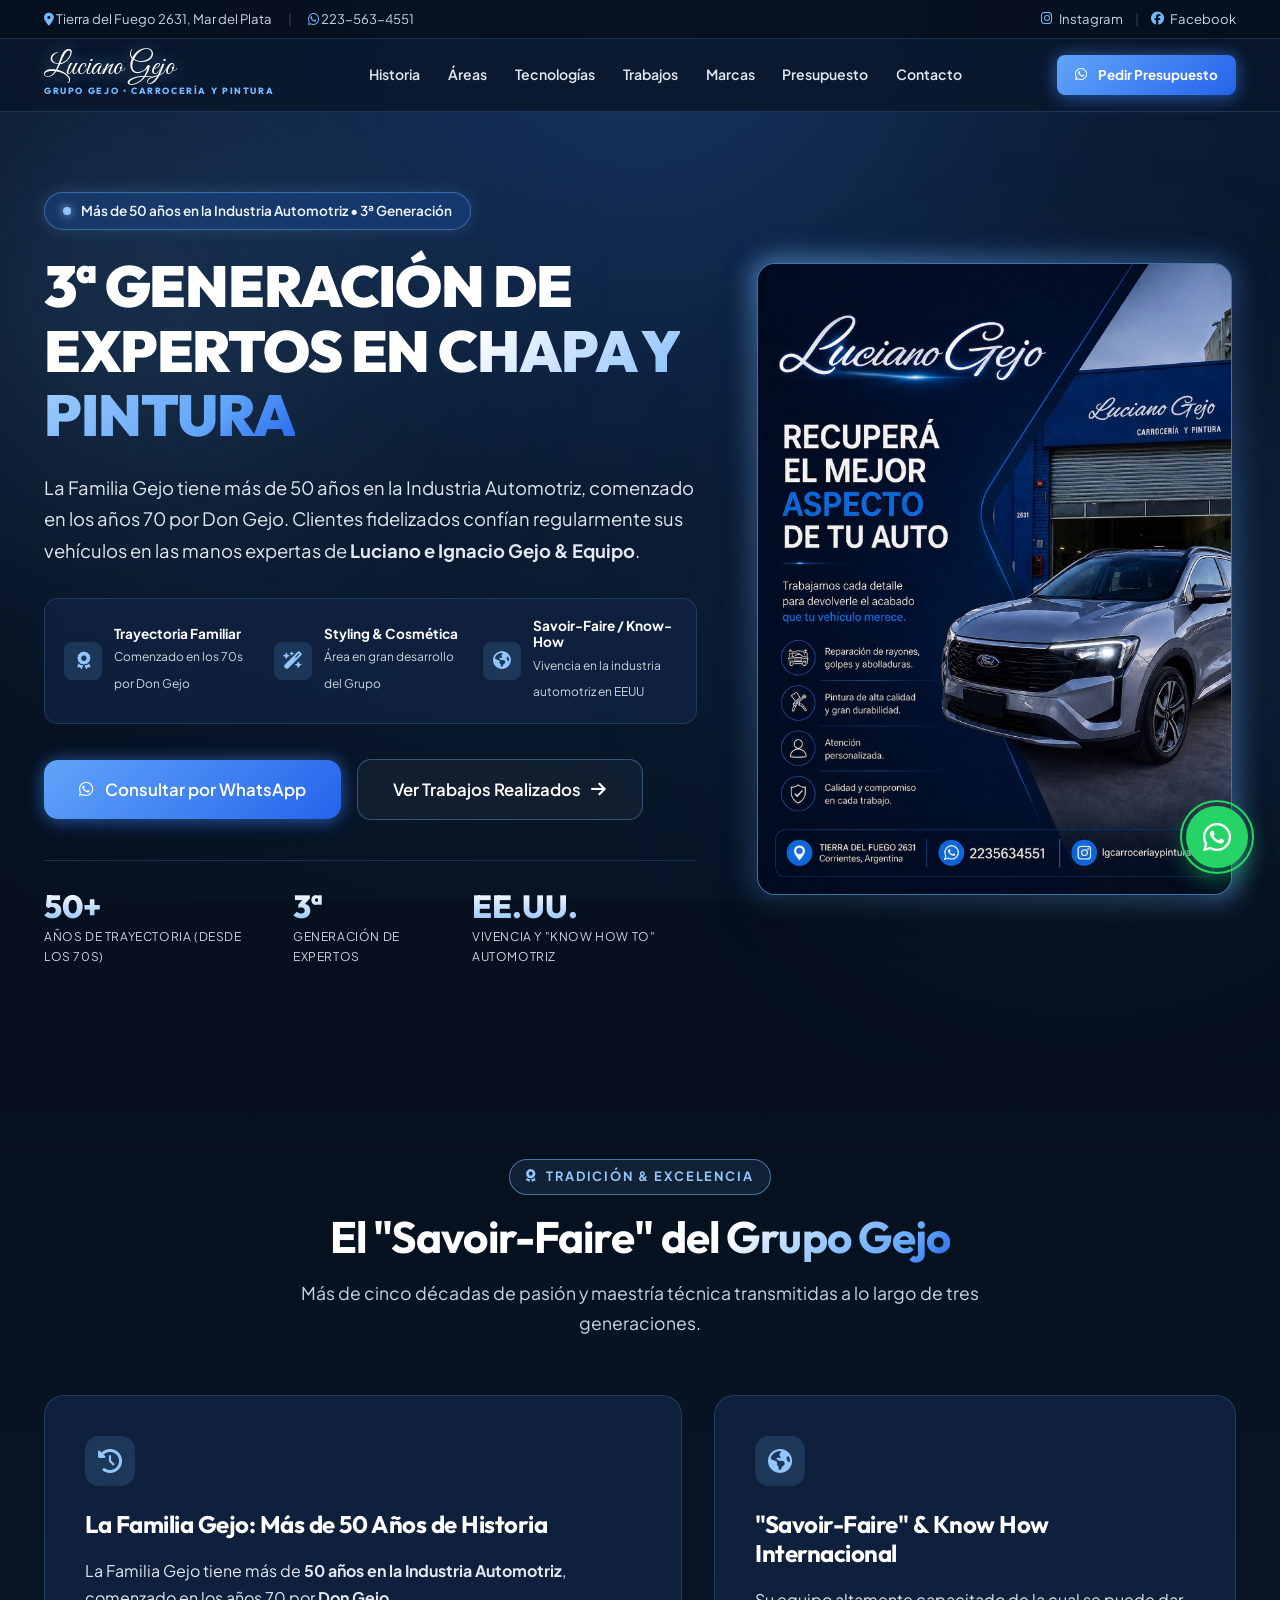
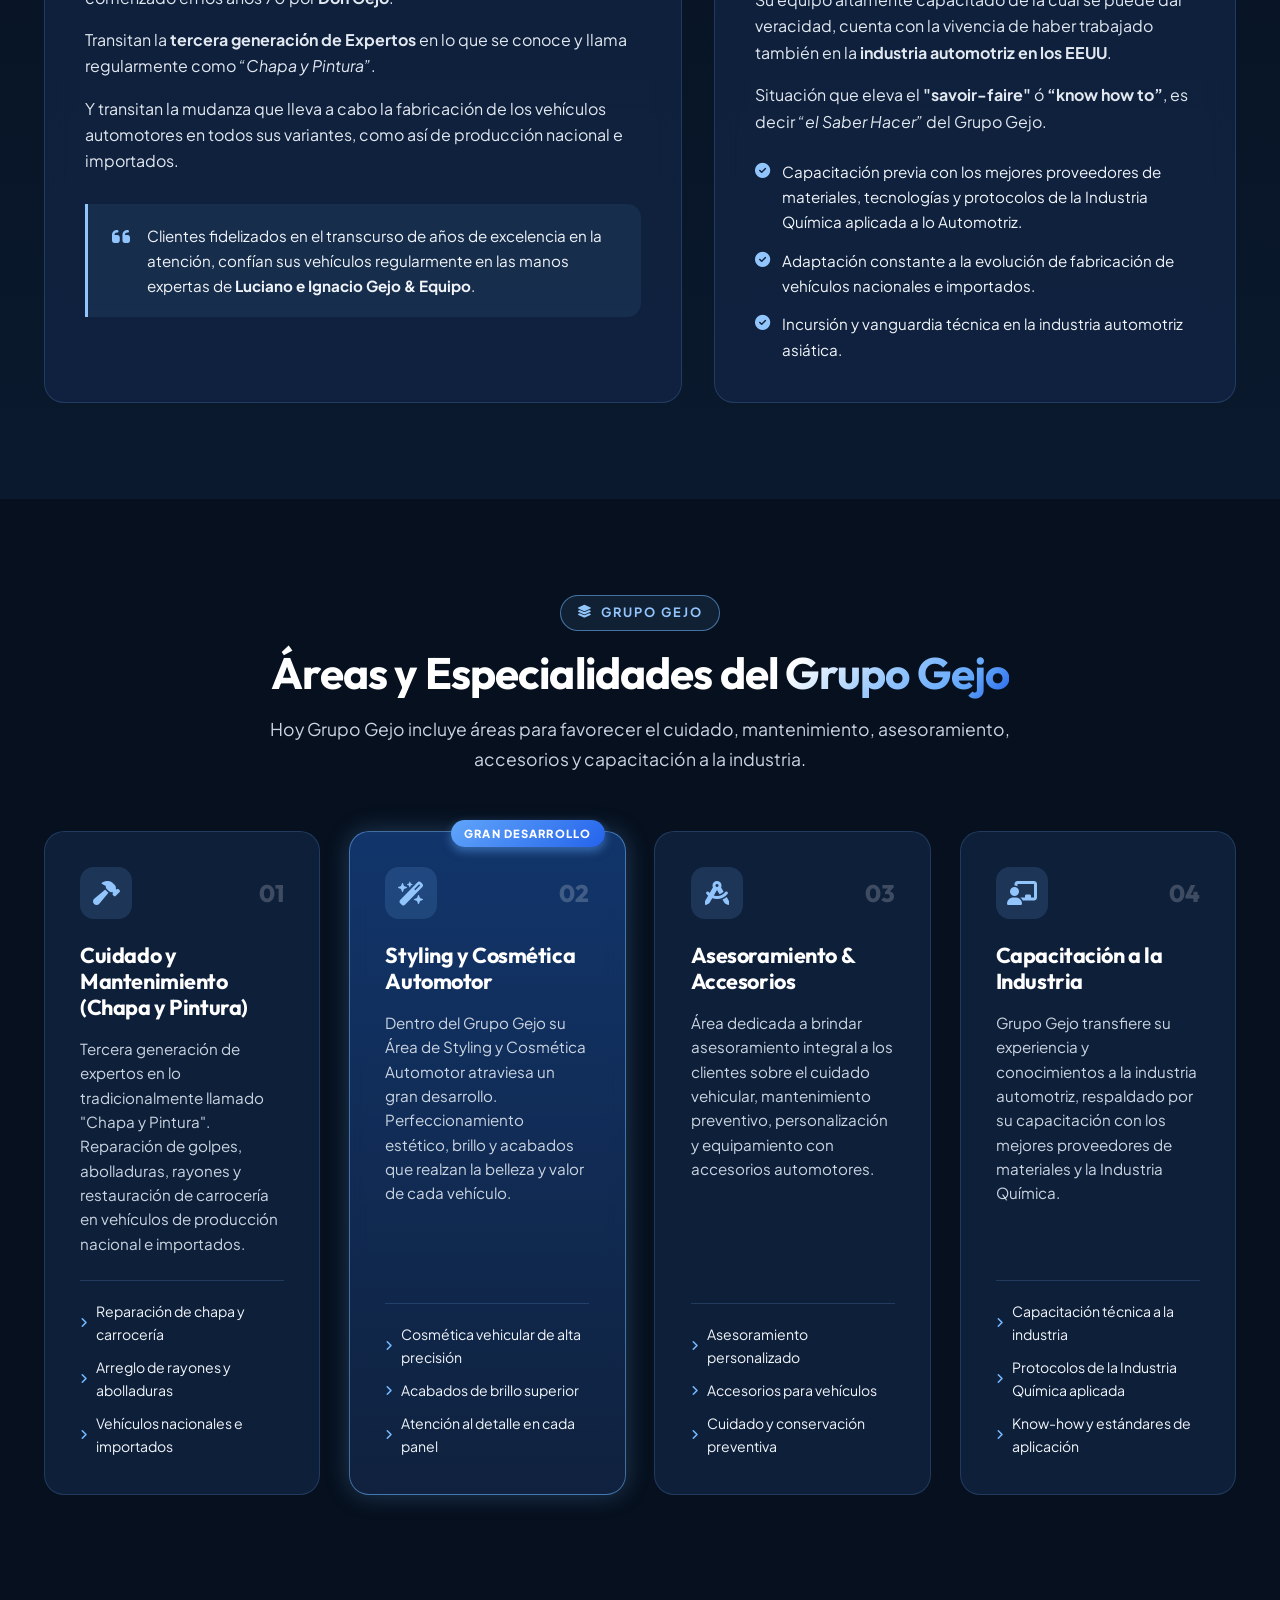
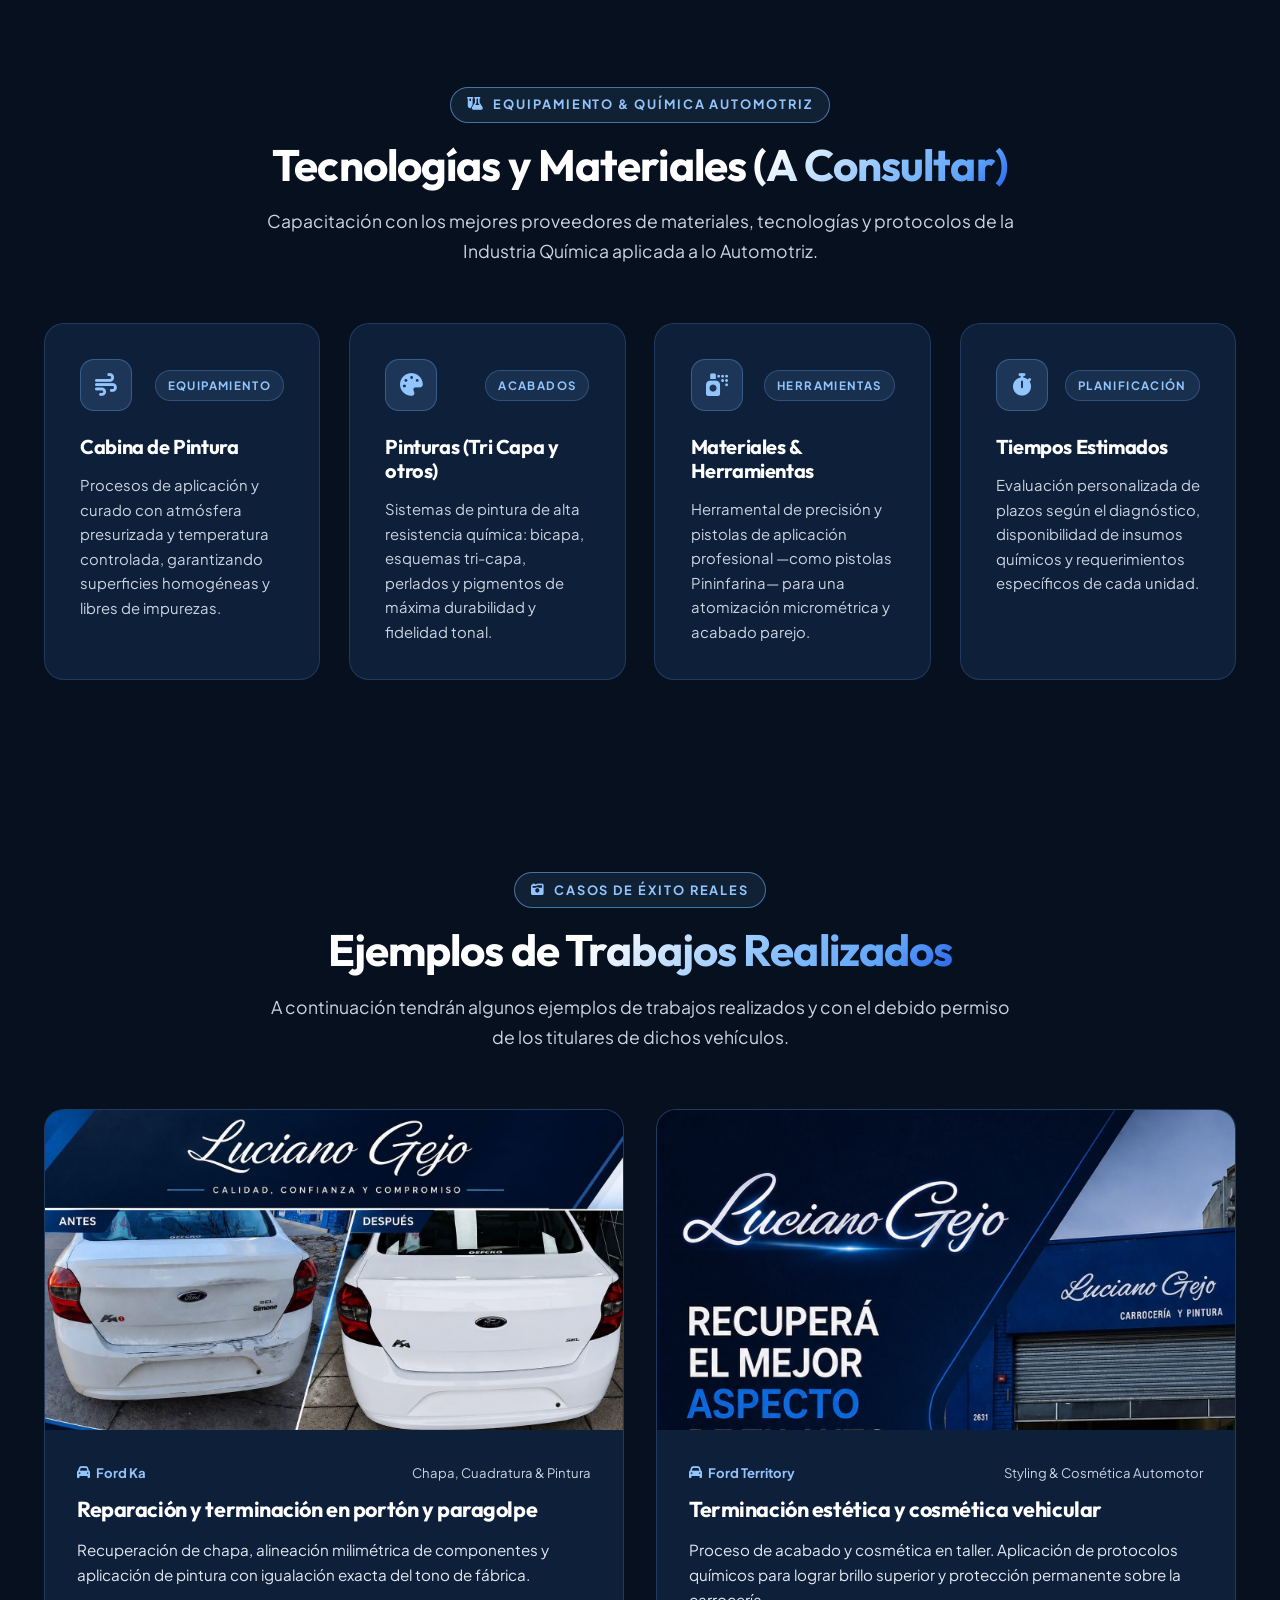
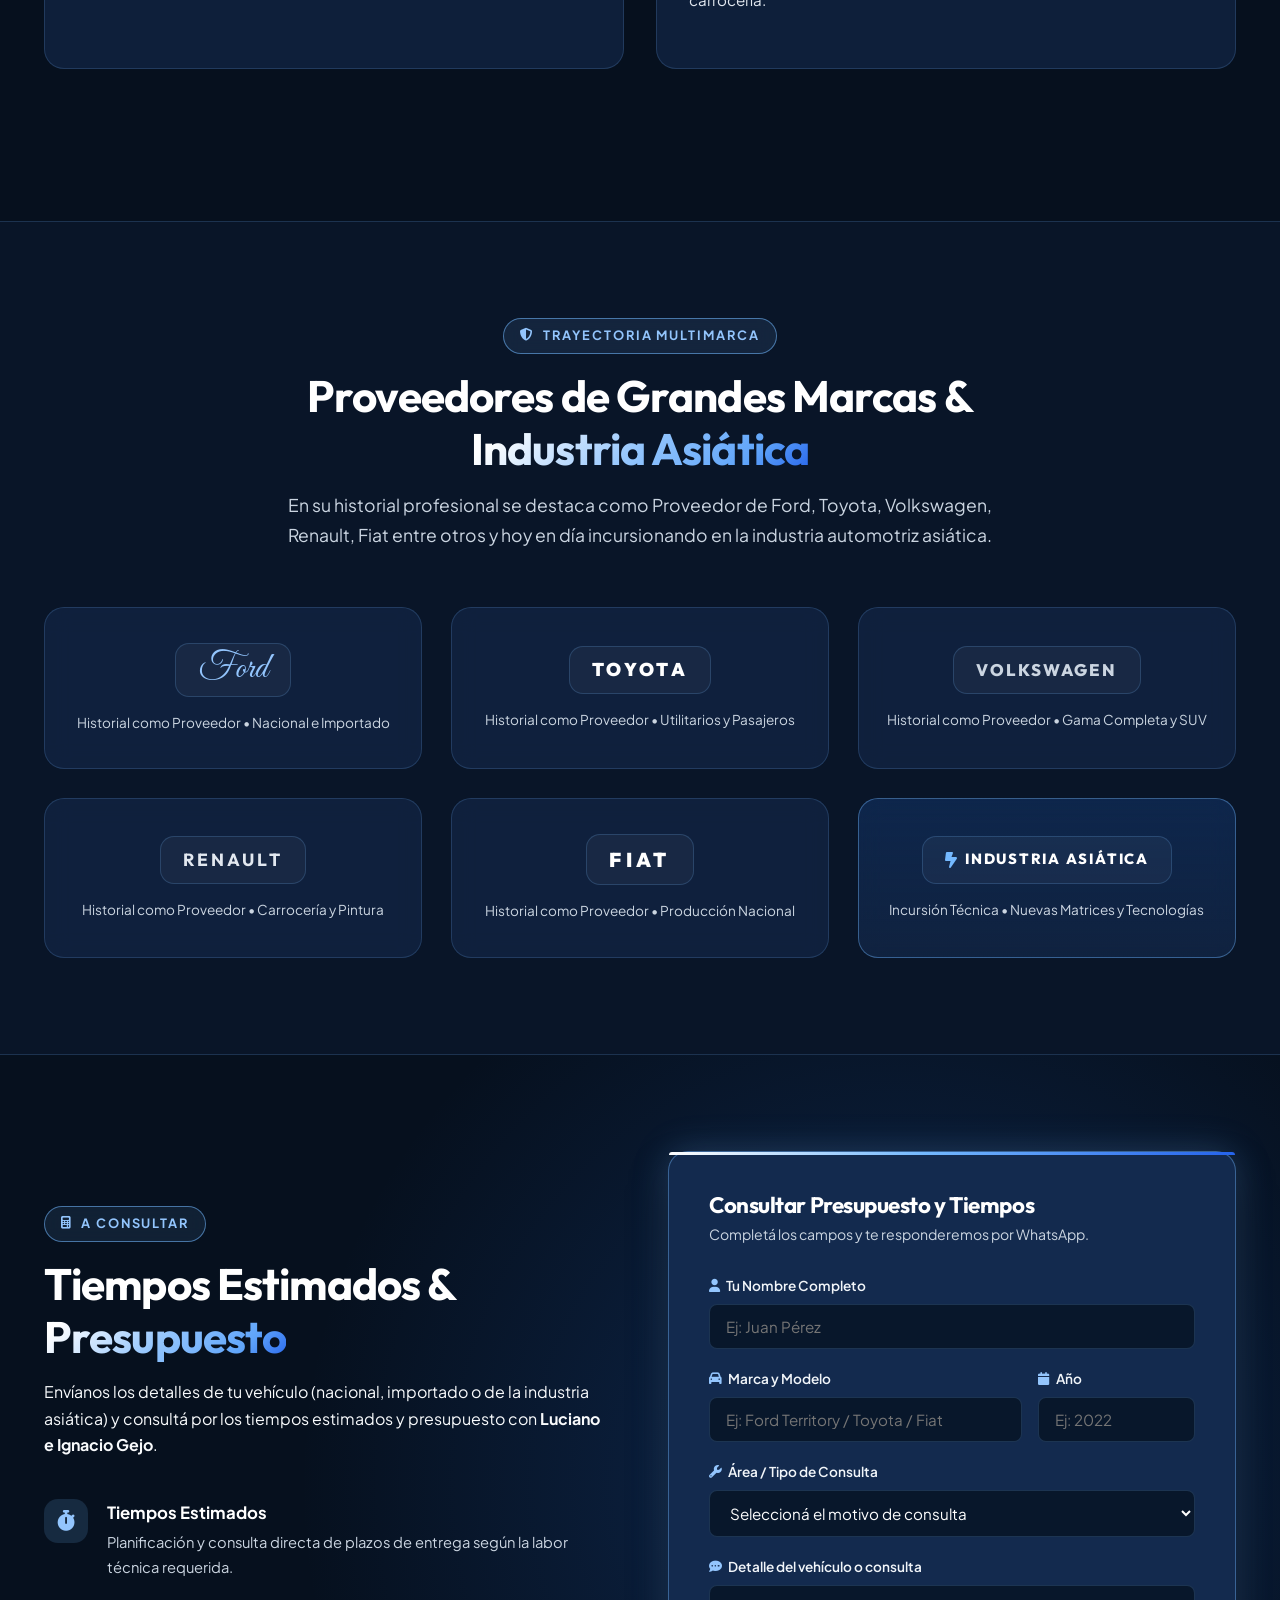
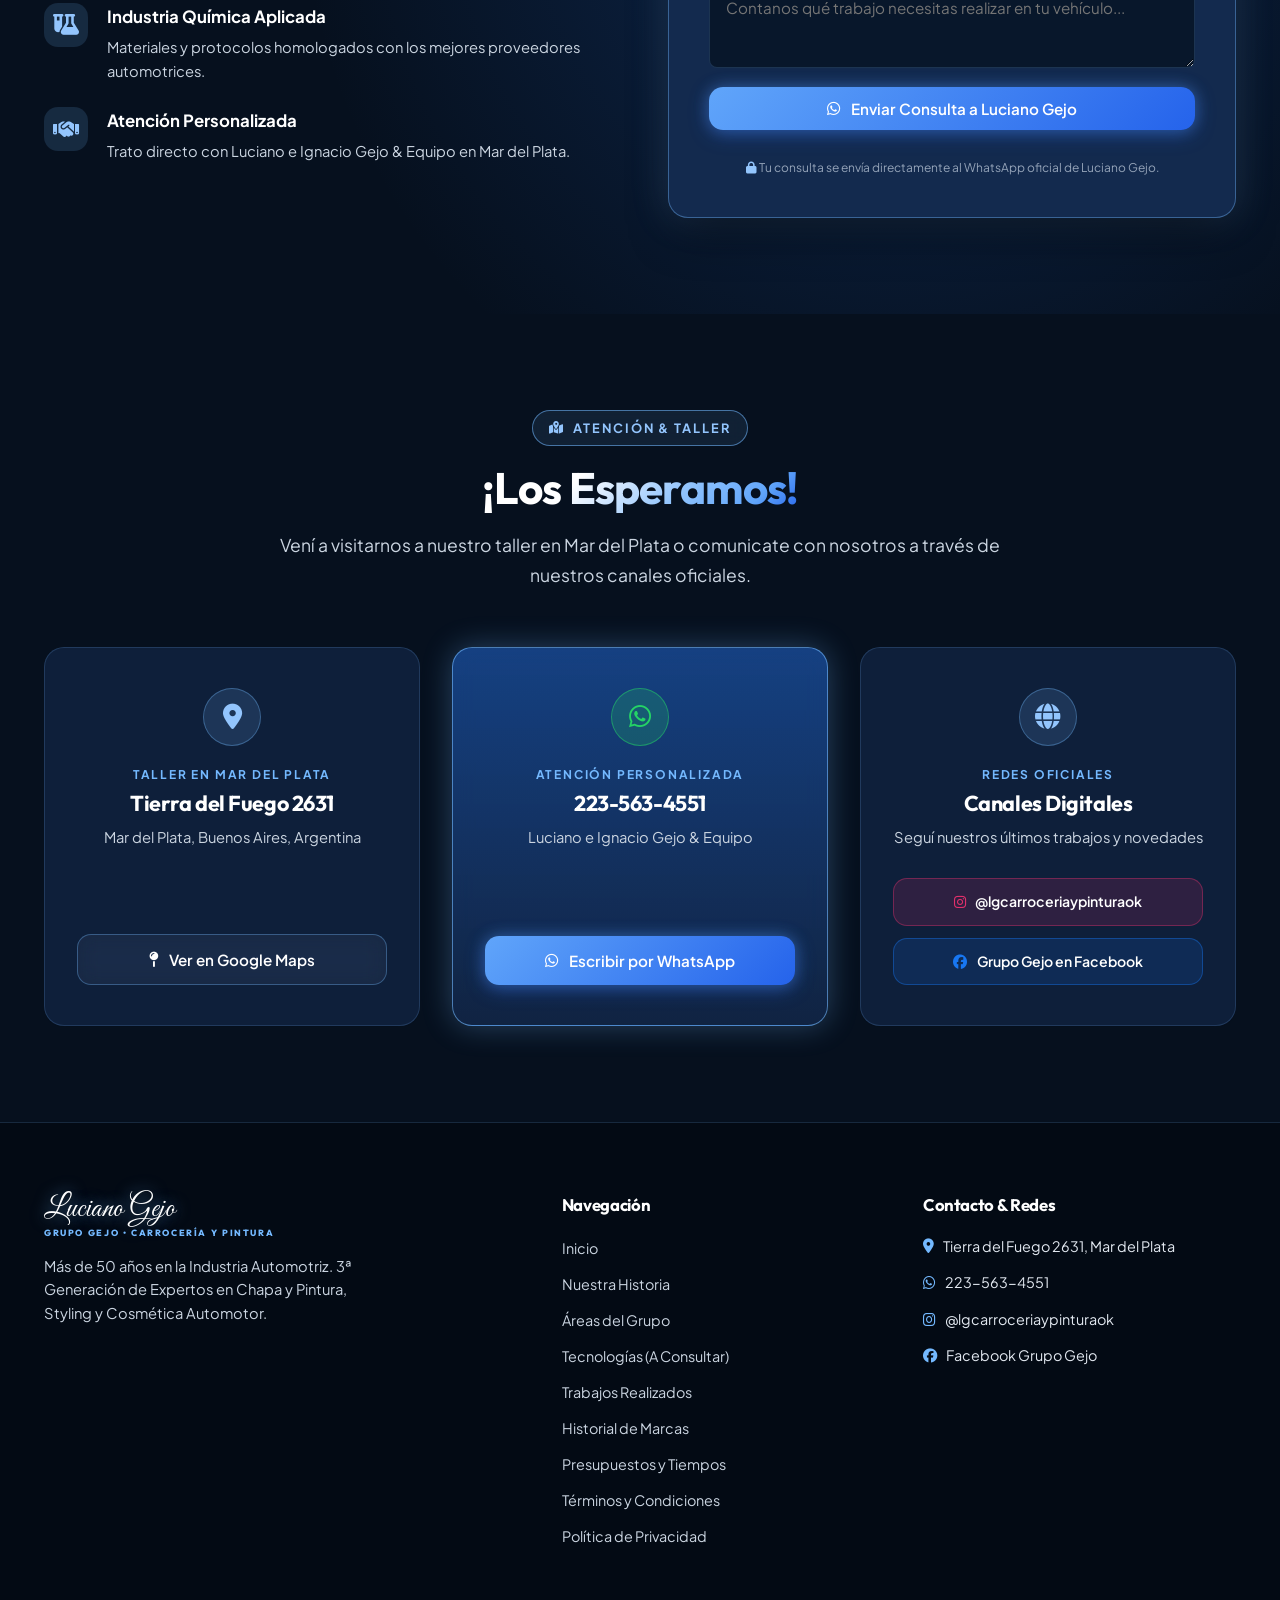
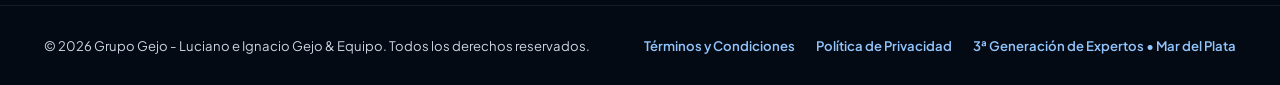
<file: index.html>
<!DOCTYPE html>
<html lang="es-AR">

<head>
  <meta charset="UTF-8">
  <meta name="viewport" content="width=device-width, initial-scale=1.0">
  
  <!-- SEO Primary Meta Tags -->
  <title>Grupo Gejo | Taller de Chapa, Pintura & Styling Automotor en Mar del Plata</title>
  <meta name="title" content="Grupo Gejo | Taller de Chapa, Pintura & Styling Automotor en Mar del Plata">
  <meta name="description"
    content="Taller de chapa y pintura en Mar del Plata con más de 50 años de trayectoria. 3ª generación de expertos en carrocería, cabina presurizada, pintura tri-capa y styling vehicular.">
  <meta name="keywords"
    content="taller chapa y pintura mar del plata, chapa y pintura mar del plata, carroceria y pintura, grupo gejo, luciano gejo, ignacio gejo, don gejo, cabina de pintura mar del plata, pintura tri capa, styling automotor, cosmetica automotor, reparacion carroceria, sacabollos mar del plata">
  <meta name="author" content="Grupo Gejo - Luciano e Ignacio Gejo">
  <meta name="robots" content="index, follow, max-image-preview:large, max-snippet:-1, max-video-preview:-1">
  <link rel="canonical" href="https://grupogejo.com.ar/">

  <!-- Geo & Local Search Tags -->
  <meta name="geo.region" content="AR-B">
  <meta name="geo.placename" content="Mar del Plata">
  <meta name="geo.position" content="-38.0055;-57.5565">
  <meta name="ICBM" content="-38.0055, -57.5565">

  <!-- Open Graph / Facebook -->
  <meta property="og:site_name" content="Grupo Gejo">
  <meta property="og:type" content="website">
  <meta property="og:url" content="https://grupogejo.com.ar/">
  <meta property="og:title" content="Grupo Gejo | Taller de Chapa, Pintura & Styling Automotor en Mar del Plata">
  <meta property="og:description"
    content="Más de 50 años en la Industria Automotriz iniciados por Don Gejo. 3ª generación de expertos en chapa, pintura, cabina de horneado y styling en Mar del Plata.">
  <meta property="og:image" content="https://grupogejo.com.ar/assets/741365729_18096108539246307_7667974796322619888_n.jpg">
  <meta property="og:locale" content="es_AR">

  <!-- Twitter Card -->
  <meta name="twitter:card" content="summary_large_image">
  <meta name="twitter:url" content="https://grupogejo.com.ar/">
  <meta name="twitter:title" content="Grupo Gejo | Taller de Chapa, Pintura & Styling Automotor en Mar del Plata">
  <meta name="twitter:description"
    content="Más de 50 años en la Industria Automotriz iniciados por Don Gejo. 3ª generación de expertos en chapa, pintura y styling en Mar del Plata.">
  <meta name="twitter:image" content="https://grupogejo.com.ar/assets/741365729_18096108539246307_7667974796322619888_n.jpg">

  <!-- Favicons & Mobile Web App Manifest -->
  <link rel="icon" type="image/x-icon" href="assets/favicons/favicon.ico">
  <link rel="icon" type="image/png" sizes="32x32" href="assets/favicons/favicon-32x32.png">
  <link rel="icon" type="image/png" sizes="16x16" href="assets/favicons/favicon-16x16.png">
  <link rel="apple-touch-icon" sizes="180x180" href="assets/favicons/apple-touch-icon.png">
  <link rel="manifest" href="assets/favicons/site.webmanifest">
  <meta name="theme-color" content="#06101e">
  <meta name="apple-mobile-web-app-capable" content="yes">
  <meta name="apple-mobile-web-app-status-bar-style" content="black-translucent">
  <meta name="apple-mobile-web-app-title" content="Grupo Gejo">
  <meta name="application-name" content="Grupo Gejo">
  <meta name="msapplication-TileColor" content="#06101e">

  <!-- Google Fonts Preconnect & Stylesheets -->
  <link rel="preconnect" href="https://fonts.googleapis.com">
  <link rel="preconnect" href="https://fonts.gstatic.com" crossorigin>
  <link
    href="https://fonts.googleapis.com/css2?family=Great+Vibes&family=Outfit:wght@300;400;500;600;700;800;900&family=Plus+Jakarta+Sans:wght@300;400;500;600;700;800&display=swap"
    rel="stylesheet">

  <!-- FontAwesome Icons -->
  <link rel="stylesheet" href="https://cdnjs.cloudflare.com/ajax/libs/font-awesome/6.5.1/css/all.min.css"
    integrity="sha512-DTOQO9RWCH3ppGqcWaEA1BIZOC6xxalwEsw9c2QQeAIftl+Vegovlnee1c9QX4TctnWMn13TZye+giMm8e2LwA=="
    crossorigin="anonymous" referrerpolicy="no-referrer" />

  <!-- Main Stylesheet -->
  <link rel="stylesheet" href="style.css">

  <!-- Structured Data JSON-LD for Local Business (AutoBodyShop) -->
  <script type="application/ld+json">
  {
    "@context": "https://schema.org",
    "@type": "AutoBodyShop",
    "@id": "https://grupogejo.com.ar/#business",
    "name": "Grupo Gejo - Carrocería, Pintura & Styling Automotor",
    "alternateName": "Taller Luciano Gejo",
    "url": "https://grupogejo.com.ar/",
    "logo": "https://grupogejo.com.ar/assets/favicons/android-chrome-512x512.png",
    "image": "https://grupogejo.com.ar/assets/741365729_18096108539246307_7667974796322619888_n.jpg",
    "telephone": "+5492235634551",
    "priceRange": "$$",
    "address": {
      "@type": "PostalAddress",
      "streetAddress": "Tierra del Fuego 2631",
      "addressLocality": "Mar del Plata",
      "addressRegion": "Provincia de Buenos Aires",
      "postalCode": "B7600",
      "addressCountry": "AR"
    },
    "geo": {
      "@type": "GeoCoordinates",
      "latitude": -38.0055,
      "longitude": -57.5565
    },
    "openingHoursSpecification": [
      {
        "@type": "OpeningHoursSpecification",
        "dayOfWeek": ["Monday", "Tuesday", "Wednesday", "Thursday", "Friday"],
        "opens": "08:00",
        "closes": "18:00"
      }
    ],
    "description": "Taller de Chapa y Pintura en Mar del Plata. Con más de 50 años en la Industria Automotriz comenzado en los 70 por Don Gejo. Tercera generación de expertos en carrocería, pintura tri-capa en cabina presurizada, cosmética vehicular y styling multimarca.",
    "founder": {
      "@type": "Person",
      "name": "Don Gejo"
    },
    "employee": [
      {
        "@type": "Person",
        "name": "Luciano Gejo"
      },
      {
        "@type": "Person",
        "name": "Ignacio Gejo"
      }
    ],
    "areaServed": {
      "@type": "AdministrativeArea",
      "name": "Mar del Plata, Batán y Costa Atlántica"
    },
    "hasOfferCatalog": {
      "@type": "OfferCatalog",
      "name": "Servicios Automotores Grupo Gejo",
      "itemListElement": [
        {
          "@type": "Offer",
          "itemOffered": {
            "@type": "Service",
            "name": "Chapa y Pintura Automotor",
            "description": "Reparación de carrocería, abolladuras, rayones y alineación para vehículos nacionales e importados."
          }
        },
        {
          "@type": "Offer",
          "itemOffered": {
            "@type": "Service",
            "name": "Cabina de Pintura Presurizada y Curado Térmico",
            "description": "Acabados libres de impurezas con horneado y control térmico estricto."
          }
        },
        {
          "@type": "Offer",
          "itemOffered": {
            "@type": "Service",
            "name": "Pintura Tri-Capa y Sistemas Bicapa de Alta Gama",
            "description": "Igualación colorimétrica exacta con tecnología de la industria química automotriz."
          }
        },
        {
          "@type": "Offer",
          "itemOffered": {
            "@type": "Service",
            "name": "Styling y Cosmética Automotor",
            "description": "Tratamientos estéticos, abrillantado y protección para elevar el valor del vehículo."
          }
        }
      ]
    },
    "sameAs": [
      "https://www.instagram.com/lgcarroceriaypinturaok/",
      "https://www.facebook.com/profile.php?id=100032868715256"
    ]
  }
  </script>
</head>

<body>

  <!-- Top Announcement Bar -->
  <div class="top-bar">
    <div class="container top-bar-content">
      <div class="top-bar-info">
        <span><i class="fa-solid fa-location-dot"></i> Tierra del Fuego 2631, Mar del Plata</span>
        <span class="divider">|</span>
        <span><i class="fa-brands fa-whatsapp"></i> <a href="https://wa.me/5492235634551" target="_blank"
            rel="noopener">223-563-4551</a></span>
      </div>
      <div class="top-bar-social">
        <a href="https://www.instagram.com/lgcarroceriaypinturaok/" target="_blank" rel="noopener"
          aria-label="Instagram">
          <i class="fa-brands fa-instagram"></i> <span>Instagram</span>
        </a>
        <span class="divider">|</span>
        <a href="https://www.facebook.com/profile.php?id=100032868715256" target="_blank" rel="noopener"
          aria-label="Facebook">
          <i class="fa-brands fa-facebook"></i> <span>Facebook</span>
        </a>
      </div>
    </div>
  </div>

  <!-- Header / Navbar -->
  <header class="navbar" id="navbar">
    <div class="container nav-container">
      <a href="#hero" class="brand-logo" aria-label="Grupo Gejo Inicio">
        <span class="logo-script">Luciano Gejo</span>
        <span class="logo-subtitle">GRUPO GEJO &bull; CARROCERÍA Y PINTURA</span>
      </a>

      <nav class="nav-menu" id="navMenu">
        <ul class="nav-links">
          <li><a href="#historia" class="nav-link">Historia</a></li>
          <li><a href="#areas" class="nav-link">Áreas</a></li>
          <li><a href="#tecnologias" class="nav-link">Tecnologías</a></li>
          <li><a href="#trabajos" class="nav-link">Trabajos</a></li>
          <li><a href="#marcas" class="nav-link">Marcas</a></li>
          <li><a href="#presupuesto" class="nav-link">Presupuesto</a></li>
          <li><a href="#contacto" class="nav-link">Contacto</a></li>
        </ul>
      </nav>

      <div class="nav-actions">
        <a href="https://wa.me/5492235634551?text=Hola%20Grupo%20Gejo,%20quisiera%20consultar%20por%20un%20presupuesto%20y%20tiempos%20estimados"
          class="btn btn-primary nav-cta" target="_blank" rel="noopener">
          <i class="fa-brands fa-whatsapp"></i>
          <span>Pedir Presupuesto</span>
        </a>
        <button class="mobile-toggle" id="mobileToggle" aria-label="Abrir menú de navegación">
          <i class="fa-solid fa-bars"></i>
        </button>
      </div>
    </div>
  </header>

  <!-- Hero Section -->
  <section class="hero-section" id="hero">
    <div class="hero-bg-glow glow-1"></div>
    <div class="hero-bg-glow glow-2"></div>

    <div class="container hero-container">
      <div class="hero-content">
        <div class="badge-heritage">
          <span class="badge-dot"></span>
          <span>Más de 50 años en la Industria Automotriz &bull; 3ª Generación</span>
        </div>

        <h1 class="hero-title">
          3ª GENERACIÓN DE EXPERTOS EN <span class="text-gradient">CHAPA Y PINTURA</span>
        </h1>

        <p class="hero-subtitle">
          La Familia Gejo tiene más de 50 años en la Industria Automotriz, comenzado en los años 70 por Don Gejo.
          Clientes fidelizados confían regularmente sus vehículos en las manos expertas de <strong>Luciano e Ignacio
            Gejo & Equipo</strong>.
        </p>

        <!-- Quick Pillars in Hero -->
        <div class="hero-pillars">
          <div class="pillar-item">
            <div class="pillar-icon"><i class="fa-solid fa-award"></i></div>
            <div class="pillar-text">
              <strong>Trayectoria Familiar</strong>
              <span>Comenzado en los 70s por Don Gejo</span>
            </div>
          </div>
          <div class="pillar-item">
            <div class="pillar-icon"><i class="fa-solid fa-wand-magic-sparkles"></i></div>
            <div class="pillar-text">
              <strong>Styling & Cosmética</strong>
              <span>Área en gran desarrollo del Grupo</span>
            </div>
          </div>
          <div class="pillar-item">
            <div class="pillar-icon"><i class="fa-solid fa-earth-americas"></i></div>
            <div class="pillar-text">
              <strong>Savoir-Faire / Know-How</strong>
              <span>Vivencia en la industria automotriz en EEUU</span>
            </div>
          </div>
        </div>

        <div class="hero-ctas">
          <a href="https://wa.me/5492235634551?text=Hola%20Grupo%20Gejo,%20quiero%20hacer%20una%20consulta%20por%20mi%20vehículo"
            class="btn btn-primary btn-lg" target="_blank" rel="noopener">
            <i class="fa-brands fa-whatsapp"></i>
            <span>Consultar por WhatsApp</span>
          </a>
          <a href="#trabajos" class="btn btn-outline btn-lg">
            <span>Ver Trabajos Realizados</span>
            <i class="fa-solid fa-arrow-right"></i>
          </a>
        </div>

        <div class="hero-metrics">
          <div class="metric-card">
            <span class="metric-num">50+</span>
            <span class="metric-label">Años de Trayectoria (Desde los 70s)</span>
          </div>
          <div class="metric-card">
            <span class="metric-num">3ª</span>
            <span class="metric-label">Generación de Expertos</span>
          </div>
          <div class="metric-card">
            <span class="metric-num">EE.UU.</span>
            <span class="metric-label">Vivencia y "Know How To" Automotriz</span>
          </div>
        </div>
      </div>

      <div class="hero-visual">
        <div class="visual-card-wrapper">
          <div class="card-glow-border"></div>
          <div class="card-inner">
            <img src="assets/741365729_18096108539246307_7667974796322619888_n.jpg"
              alt="Luciano Gejo - Taller y Vehículo terminado con acabado premium" class="hero-main-img"
              fetchpriority="high">
          </div>
        </div>
      </div>
    </div>
  </section>

  <!-- Section: Historia & Know-How / Savoir-Faire -->
  <section class="section history-section" id="historia">
    <div class="container">
      <div class="section-header text-center">
        <span class="section-tag"><i class="fa-solid fa-award"></i> TRADICIÓN & EXCELENCIA</span>
        <h2 class="section-title">El "Savoir-Faire" del <span class="text-gradient">Grupo Gejo</span></h2>
        <p class="section-desc">
          Más de cinco décadas de pasión y maestría técnica transmitidas a lo largo de tres generaciones.
        </p>
      </div>

      <div class="history-grid">
        <div class="history-card story-main">
          <div class="story-icon"><i class="fa-solid fa-clock-rotate-left"></i></div>
          <h3>La Familia Gejo: Más de 50 Años de Historia</h3>
          <p>
            La Familia Gejo tiene más de <strong>50 años en la Industria Automotriz</strong>, comenzado en los años 70
            por <strong>Don Gejo</strong>.
          </p>
          <p>
            Transitan la <strong>tercera generación de Expertos</strong> en lo que se conoce y llama regularmente como
            <em>“Chapa y Pintura”</em>.
          </p>
          <p>
            Y transitan la mudanza que lleva a cabo la fabricación de los vehículos automotores en todos sus variantes,
            como así de producción nacional e importados.
          </p>
          <div class="story-quote">
            <i class="fa-solid fa-quote-left"></i>
            <p>Clientes fidelizados en el transcurso de años de excelencia en la atención, confían sus vehículos
              regularmente en las manos expertas de <strong>Luciano e Ignacio Gejo & Equipo</strong>.</p>
          </div>
        </div>

        <div class="history-card knowhow-card">
          <div class="story-icon"><i class="fa-solid fa-earth-americas"></i></div>
          <h3>"Savoir-Faire" & Know How Internacional</h3>
          <p>
            Su equipo altamente capacitado de la cual se puede dar veracidad, cuenta con la vivencia de haber trabajado
            también en la <strong>industria automotriz en los EEUU</strong>.
          </p>
          <p>
            Situación que eleva el <strong>"savoir-faire"</strong> ó <strong>“know how to”</strong>, es decir <em>“el
              Saber Hacer”</em> del Grupo Gejo.
          </p>

          <ul class="knowhow-list">
            <li><i class="fa-solid fa-circle-check"></i> Capacitación previa con los mejores proveedores de materiales,
              tecnologías y protocolos de la Industria Química aplicada a lo Automotriz.</li>
            <li><i class="fa-solid fa-circle-check"></i> Adaptación constante a la evolución de fabricación de vehículos
              nacionales e importados.</li>
            <li><i class="fa-solid fa-circle-check"></i> Incursión y vanguardia técnica en la industria automotriz
              asiática.</li>
          </ul>
        </div>
      </div>
    </div>
  </section>

  <!-- Section: Áreas del Grupo Gejo -->
  <section class="section services-section" id="areas">
    <div class="container">
      <div class="section-header text-center">
        <span class="section-tag"><i class="fa-solid fa-layer-group"></i> GRUPO GEJO</span>
        <h2 class="section-title">Áreas y Especialidades del <span class="text-gradient">Grupo Gejo</span></h2>
        <p class="section-desc">
          Hoy Grupo Gejo incluye áreas para favorecer el cuidado, mantenimiento, asesoramiento, accesorios y
          capacitación a la industria.
        </p>
      </div>

      <div class="services-grid">
        <!-- Area 1: Chapa y Pintura / Cuidado y Mantenimiento -->
        <div class="service-card">
          <div class="service-header">
            <div class="service-icon"><i class="fa-solid fa-hammer"></i></div>
            <span class="service-num">01</span>
          </div>
          <h3>Cuidado y Mantenimiento (Chapa y Pintura)</h3>
          <p>Tercera generación de expertos en lo tradicionalmente llamado "Chapa y Pintura". Reparación de golpes,
            abolladuras, rayones y restauración de carrocería en vehículos de producción nacional e importados.</p>
          <ul class="service-items">
            <li><i class="fa-solid fa-angle-right"></i> Reparación de chapa y carrocería</li>
            <li><i class="fa-solid fa-angle-right"></i> Arreglo de rayones y abolladuras</li>
            <li><i class="fa-solid fa-angle-right"></i> Vehículos nacionales e importados</li>
          </ul>
        </div>

        <!-- Area 2: Styling y Cosmética Automotor -->
        <div class="service-card featured-card">
          <div class="popular-badge">GRAN DESARROLLO</div>
          <div class="service-header">
            <div class="service-icon"><i class="fa-solid fa-wand-magic-sparkles"></i></div>
            <span class="service-num">02</span>
          </div>
          <h3>Styling y Cosmética Automotor</h3>
          <p>Dentro del Grupo Gejo su Área de Styling y Cosmética Automotor atraviesa un gran desarrollo.
            Perfeccionamiento estético, brillo y acabados que realzan la belleza y valor de cada vehículo.</p>
          <ul class="service-items">
            <li><i class="fa-solid fa-angle-right"></i> Cosmética vehicular de alta precisión</li>
            <li><i class="fa-solid fa-angle-right"></i> Acabados de brillo superior</li>
            <li><i class="fa-solid fa-angle-right"></i> Atención al detalle en cada panel</li>
          </ul>
        </div>

        <!-- Area 3: Asesoramiento y Accesorios -->
        <div class="service-card">
          <div class="service-header">
            <div class="service-icon"><i class="fa-solid fa-compass-drafting"></i></div>
            <span class="service-num">03</span>
          </div>
          <h3>Asesoramiento & Accesorios</h3>
          <p>Área dedicada a brindar asesoramiento integral a los clientes sobre el cuidado vehicular, mantenimiento
            preventivo, personalización y equipamiento con accesorios automotores.</p>
          <ul class="service-items">
            <li><i class="fa-solid fa-angle-right"></i> Asesoramiento personalizado</li>
            <li><i class="fa-solid fa-angle-right"></i> Accesorios para vehículos</li>
            <li><i class="fa-solid fa-angle-right"></i> Cuidado y conservación preventiva</li>
          </ul>
        </div>

        <!-- Area 4: Capacitación a la Industria -->
        <div class="service-card">
          <div class="service-header">
            <div class="service-icon"><i class="fa-solid fa-chalkboard-user"></i></div>
            <span class="service-num">04</span>
          </div>
          <h3>Capacitación a la Industria</h3>
          <p>Grupo Gejo transfiere su experiencia y conocimientos a la industria automotriz, respaldado por su
            capacitación con los mejores proveedores de materiales y la Industria Química.</p>
          <ul class="service-items">
            <li><i class="fa-solid fa-angle-right"></i> Capacitación técnica a la industria</li>
            <li><i class="fa-solid fa-angle-right"></i> Protocolos de la Industria Química aplicada</li>
            <li><i class="fa-solid fa-angle-right"></i> Know-how y estándares de aplicación</li>
          </ul>
        </div>
      </div>
    </div>
  </section>

  <!-- Section: Tecnologías, Herramientas & Química Automotriz (A Consultar) -->
  <section class="section tech-section" id="tecnologias">
    <div class="container">
      <div class="section-header text-center">
        <span class="section-tag"><i class="fa-solid fa-flask-vial"></i> EQUIPAMIENTO & QUÍMICA AUTOMOTRIZ</span>
        <h2 class="section-title">Tecnologías y Materiales <span class="text-gradient">(A Consultar)</span></h2>
        <p class="section-desc">
          Capacitación con los mejores proveedores de materiales, tecnologías y protocolos de la Industria Química
          aplicada a lo Automotriz.
        </p>
      </div>

      <div class="tech-cards-grid">
        <!-- Card 1 -->
        <div class="tech-card">
          <div class="tech-card-header">
            <div class="tech-icon"><i class="fa-solid fa-wind"></i></div>
            <span class="tech-card-tag">Equipamiento</span>
          </div>
          <h3>Cabina de Pintura</h3>
          <p>Procesos de aplicación y curado con atmósfera presurizada y temperatura controlada, garantizando
            superficies homogéneas y libres de impurezas.</p>
        </div>

        <!-- Card 2 -->
        <div class="tech-card">
          <div class="tech-card-header">
            <div class="tech-icon"><i class="fa-solid fa-palette"></i></div>
            <span class="tech-card-tag">Acabados</span>
          </div>
          <h3>Pinturas (Tri Capa y otros)</h3>
          <p>Sistemas de pintura de alta resistencia química: bicapa, esquemas tri-capa, perlados y pigmentos de máxima
            durabilidad y fidelidad tonal.</p>
        </div>

        <!-- Card 3 -->
        <div class="tech-card">
          <div class="tech-card-header">
            <div class="tech-icon"><i class="fa-solid fa-spray-can"></i></div>
            <span class="tech-card-tag">Herramientas</span>
          </div>
          <h3>Materiales & Herramientas</h3>
          <p>Herramental de precisión y pistolas de aplicación profesional —como pistolas Pininfarina— para una
            atomización micrométrica y acabado parejo.</p>
        </div>

        <!-- Card 4 -->
        <div class="tech-card">
          <div class="tech-card-header">
            <div class="tech-icon"><i class="fa-solid fa-stopwatch"></i></div>
            <span class="tech-card-tag">Planificación</span>
          </div>
          <h3>Tiempos Estimados</h3>
          <p>Evaluación personalizada de plazos según el diagnóstico, disponibilidad de insumos químicos y
            requerimientos específicos de cada unidad.</p>
        </div>
      </div>
    </div>
  </section>

  <!-- Section: Trabajos Realizados / Ejemplos con permiso -->
  <section class="section showcase-section" id="trabajos">
    <div class="container">
      <div class="section-header text-center">
        <span class="section-tag"><i class="fa-solid fa-camera-retro"></i> CASOS DE ÉXITO REALES</span>
        <h2 class="section-title">Ejemplos de <span class="text-gradient">Trabajos Realizados</span></h2>
        <p class="section-desc">
          A continuación tendrán algunos ejemplos de trabajos realizados y con el debido permiso de los titulares de
          dichos vehículos.
        </p>
      </div>

      <div class="showcase-grid">
        <!-- Interactive Before/After Card from real asset -->
        <div class="showcase-card">
          <div class="showcase-media">
            <img src="assets/754427921_18098039531246307_8274877576441386305_n.jpg"
              alt="Reparación de portón y paragolpe en Ford Ka - Grupo Gejo Mar del Plata" class="showcase-img"
              loading="lazy" decoding="async">
          </div>
          <div class="showcase-body">
            <div class="showcase-meta">
              <span class="meta-brand"><i class="fa-solid fa-car"></i> Ford Ka</span>
              <span class="meta-type">Chapa, Cuadratura & Pintura</span>
            </div>
            <h3>Reparación y terminación en portón y paragolpe</h3>
            <p>
              Recuperación de chapa, alineación milimétrica de componentes y aplicación de pintura con igualación exacta
              del tono de fábrica.
            </p>
          </div>
        </div>

        <!-- Second showcase presentation card -->
        <div class="showcase-card">
          <div class="showcase-media">
            <img src="assets/741365729_18096108539246307_7667974796322619888_n.jpg"
              alt="Luciano Gejo - Styling y Cosmética Automotor en SUV Ford Territory" class="showcase-img"
              loading="lazy" decoding="async">
          </div>
          <div class="showcase-body">
            <div class="showcase-meta">
              <span class="meta-brand"><i class="fa-solid fa-car"></i> Ford Territory</span>
              <span class="meta-type">Styling & Cosmética Automotor</span>
            </div>
            <h3>Terminación estética y cosmética vehicular</h3>
            <p>
              Proceso de acabado y cosmética en taller. Aplicación de protocolos químicos para lograr brillo superior y
              protección permanente sobre la carrocería.
            </p>
          </div>
        </div>
      </div>
    </div>
  </section>

  <!-- Section: Marcas & Trayectoria (Automotive Emblem Matrix) -->
  <section class="section brands-section" id="marcas">
    <div class="container">
      <div class="section-header text-center">
        <span class="section-tag"><i class="fa-solid fa-shield-halved"></i> TRAYECTORIA MULTIMARCA</span>
        <h2 class="section-title">Proveedores de Grandes Marcas & <span class="text-gradient">Industria Asiática</span>
        </h2>
        <p class="section-desc">
          En su historial profesional se destaca como Proveedor de Ford, Toyota, Volkswagen, Renault, Fiat entre otros y
          hoy en día incursionando en la industria automotriz asiática.
        </p>
      </div>

      <div class="brand-matrix">
        <!-- FORD -->
        <div class="brand-card">
          <div class="brand-emblem emblem-ford">
            <span>Ford</span>
          </div>
          <p class="brand-desc">Historial como Proveedor &bull; Nacional e Importado</p>
        </div>

        <!-- TOYOTA -->
        <div class="brand-card">
          <div class="brand-emblem emblem-toyota">
            <span>TOYOTA</span>
          </div>
          <p class="brand-desc">Historial como Proveedor &bull; Utilitarios y Pasajeros</p>
        </div>

        <!-- VOLKSWAGEN -->
        <div class="brand-card">
          <div class="brand-emblem emblem-vw">
            <span>VOLKSWAGEN</span>
          </div>
          <p class="brand-desc">Historial como Proveedor &bull; Gama Completa y SUV</p>
        </div>

        <!-- RENAULT -->
        <div class="brand-card">
          <div class="brand-emblem emblem-renault">
            <span>RENAULT</span>
          </div>
          <p class="brand-desc">Historial como Proveedor &bull; Carrocería y Pintura</p>
        </div>

        <!-- FIAT -->
        <div class="brand-card">
          <div class="brand-emblem emblem-fiat">
            <span>FIAT</span>
          </div>
          <p class="brand-desc">Historial como Proveedor &bull; Producción Nacional</p>
        </div>

        <!-- INDUSTRIA ASIÁTICA -->
        <div class="brand-card featured-asian">
          <div class="brand-emblem emblem-asian">
            <i class="fa-solid fa-bolt-lightning"></i>
            <span>INDUSTRIA ASIÁTICA</span>
          </div>
          <p class="brand-desc">Incursión Técnica &bull; Nuevas Matrices y Tecnologías</p>
        </div>
      </div>
    </div>
  </section>

  <!-- Section: Calculador & Consulta de Tiempos Estimados / Presupuesto -->
  <section class="section quote-section" id="presupuesto">
    <div class="container">
      <div class="quote-grid">
        <div class="quote-info">
          <span class="section-tag"><i class="fa-solid fa-calculator"></i> A CONSULTAR</span>
          <h2 class="section-title">Tiempos Estimados & <span class="text-gradient">Presupuesto</span></h2>
          <p>
            Envíanos los detalles de tu vehículo (nacional, importado o de la industria asiática) y consultá por los
            tiempos estimados y presupuesto con <strong>Luciano e Ignacio Gejo</strong>.
          </p>

          <div class="quote-timeline-features">
            <div class="timeline-feat">
              <div class="tf-icon"><i class="fa-solid fa-stopwatch"></i></div>
              <div>
                <strong>Tiempos Estimados</strong>
                <p>Planificación y consulta directa de plazos de entrega según la labor técnica requerida.</p>
              </div>
            </div>
            <div class="timeline-feat">
              <div class="tf-icon"><i class="fa-solid fa-flask-vial"></i></div>
              <div>
                <strong>Industria Química Aplicada</strong>
                <p>Materiales y protocolos homologados con los mejores proveedores automotrices.</p>
              </div>
            </div>
            <div class="timeline-feat">
              <div class="tf-icon"><i class="fa-solid fa-handshake"></i></div>
              <div>
                <strong>Atención Personalizada</strong>
                <p>Trato directo con Luciano e Ignacio Gejo & Equipo en Mar del Plata.</p>
              </div>
            </div>
          </div>
        </div>

        <!-- Interactive Quote Form -->
        <div class="quote-form-card">
          <div class="form-header">
            <h3>Consultar Presupuesto y Tiempos</h3>
            <p>Completá los campos y te responderemos por WhatsApp.</p>
          </div>

          <form id="quoteForm" class="quote-form">
            <div class="form-group">
              <label for="clientName"><i class="fa-solid fa-user"></i> Tu Nombre Completo</label>
              <input type="text" id="clientName" placeholder="Ej: Juan Pérez" required>
            </div>

            <div class="form-row">
              <div class="form-group">
                <label for="carModel"><i class="fa-solid fa-car"></i> Marca y Modelo</label>
                <input type="text" id="carModel" placeholder="Ej: Ford Territory / Toyota / Fiat" required>
              </div>
              <div class="form-group">
                <label for="carYear"><i class="fa-solid fa-calendar"></i> Año</label>
                <input type="number" id="carYear" placeholder="Ej: 2022" min="1970" max="2027">
              </div>
            </div>

            <div class="form-group">
              <label for="serviceType"><i class="fa-solid fa-wrench"></i> Área / Tipo de Consulta</label>
              <select id="serviceType" required>
                <option value="" disabled selected>Seleccioná el motivo de consulta</option>
                <option value="Chapa y Pintura (Cuidado y Mantenimiento)">Chapa y Pintura (Cuidado y Mantenimiento)
                </option>
                <option value="Reparación de Rayón / Golpe en Panel">Reparación de Rayón / Golpe en Panel</option>
                <option value="Pintura Tri Capa / Cabina de Pintura">Pintura Tri Capa / Cabina de Pintura</option>
                <option value="Styling y Cosmética Automotor">Styling y Cosmética Automotor</option>
                <option value="Asesoramiento y Accesorios">Asesoramiento y Accesorios</option>
                <option value="Capacitación a la Industria">Capacitación a la Industria</option>
                <option value="Consulta por Tiempos Estimados">Consulta por Tiempos Estimados</option>
              </select>
            </div>

            <div class="form-group">
              <label for="damageDetails"><i class="fa-solid fa-comment-dots"></i> Detalle del vehículo o
                consulta</label>
              <textarea id="damageDetails" rows="3"
                placeholder="Contanos qué trabajo necesitas realizar en tu vehículo..."></textarea>
            </div>

            <button type="submit" class="btn btn-primary btn-block">
              <i class="fa-brands fa-whatsapp"></i>
              <span>Enviar Consulta a Luciano Gejo</span>
            </button>
            <small class="form-footer-note"><i class="fa-solid fa-lock"></i> Tu consulta se envía directamente al
              WhatsApp oficial de Luciano Gejo.</small>
          </form>
        </div>
      </div>
    </div>
  </section>

  <!-- Section: Ubicación & Contacto Directo (¡Los Esperamos!) -->
  <section class="section contact-section" id="contacto">
    <div class="container">
      <div class="section-header text-center">
        <span class="section-tag"><i class="fa-solid fa-map-location-dot"></i> ATENCIÓN & TALLER</span>
        <h2 class="section-title">¡Los <span class="text-gradient">Esperamos!</span></h2>
        <p class="section-desc">
          Vení a visitarnos a nuestro taller en Mar del Plata o comunicate con nosotros a través de nuestros canales
          oficiales.
        </p>
      </div>

      <div class="contact-hub-grid">
        <!-- Contact Card 1: Ubicación -->
        <div class="contact-hub-card">
          <div class="contact-hub-icon"><i class="fa-solid fa-location-dot"></i></div>
          <span class="contact-hub-label">Taller en Mar del Plata</span>
          <h3>Tierra del Fuego 2631</h3>
          <p>Mar del Plata, Buenos Aires, Argentina</p>
          <a href="https://maps.google.com/?q=Tierra+del+Fuego+2631,+Mar+del+Plata" target="_blank" rel="noopener"
            class="btn btn-outline btn-block">
            <i class="fa-solid fa-map-pin"></i>
            <span>Ver en Google Maps</span>
          </a>
        </div>

        <!-- Contact Card 2: WhatsApp (Featured) -->
        <div class="contact-hub-card featured-contact-card">
          <div class="contact-hub-icon whatsapp-icon"><i class="fa-brands fa-whatsapp"></i></div>
          <span class="contact-hub-label">Atención Personalizada</span>
          <h3>223-563-4551</h3>
          <p>Luciano e Ignacio Gejo & Equipo</p>
          <a href="https://wa.me/5492235634551?text=Hola%20Grupo%20Gejo,%20quisiera%20consultar%20por%20un%20trabajo"
            target="_blank" rel="noopener" class="btn btn-primary btn-block">
            <i class="fa-brands fa-whatsapp"></i>
            <span>Escribir por WhatsApp</span>
          </a>
        </div>

        <!-- Contact Card 3: Redes Sociales -->
        <div class="contact-hub-card">
          <div class="contact-hub-icon"><i class="fa-solid fa-globe"></i></div>
          <span class="contact-hub-label">Redes Oficiales</span>
          <h3>Canales Digitales</h3>
          <p>Seguí nuestros últimos trabajos y novedades</p>
          <div class="contact-social-buttons">
            <a href="https://www.instagram.com/lgcarroceriaypinturaok/" target="_blank" rel="noopener"
              class="social-btn instagram-btn">
              <i class="fa-brands fa-instagram"></i>
              <span>@lgcarroceriaypinturaok</span>
            </a>
            <a href="https://www.facebook.com/profile.php?id=100032868715256" target="_blank" rel="noopener"
              class="social-btn facebook-btn">
              <i class="fa-brands fa-facebook"></i>
              <span>Grupo Gejo en Facebook</span>
            </a>
          </div>
        </div>
      </div>
    </div>
  </section>

  <!-- Footer -->
  <footer class="footer">
    <div class="container footer-content">
      <div class="footer-brand">
        <div class="footer-logo">
          <span class="logo-script">Luciano Gejo</span>
          <span class="logo-subtitle">GRUPO GEJO &bull; CARROCERÍA Y PINTURA</span>
        </div>
        <p class="footer-tagline">
          Más de 50 años en la Industria Automotriz. 3ª Generación de Expertos en Chapa y Pintura, Styling y Cosmética
          Automotor.
        </p>
      </div>

      <div class="footer-links-group">
        <h4>Navegación</h4>
        <ul>
          <li><a href="#hero">Inicio</a></li>
          <li><a href="#historia">Nuestra Historia</a></li>
          <li><a href="#areas">Áreas del Grupo</a></li>
          <li><a href="#tecnologias">Tecnologías (A Consultar)</a></li>
          <li><a href="#trabajos">Trabajos Realizados</a></li>
          <li><a href="#marcas">Historial de Marcas</a></li>
          <li><a href="#presupuesto">Presupuestos y Tiempos</a></li>
          <li><a href="terminos-y-condiciones.html">Términos y Condiciones</a></li>
          <li><a href="politica-de-privacidad.html">Política de Privacidad</a></li>
        </ul>
      </div>

      <div class="footer-contact-group">
        <h4>Contacto & Redes</h4>
        <p><i class="fa-solid fa-location-dot"></i> Tierra del Fuego 2631, Mar del Plata</p>
        <p><i class="fa-brands fa-whatsapp"></i> <a href="https://wa.me/5492235634551" target="_blank"
            rel="noopener">223-563-4551</a></p>
        <p><i class="fa-brands fa-instagram"></i> <a href="https://www.instagram.com/lgcarroceriaypinturaok/"
            target="_blank" rel="noopener">@lgcarroceriaypinturaok</a></p>
        <p><i class="fa-brands fa-facebook"></i> <a href="https://www.facebook.com/profile.php?id=100032868715256"
            target="_blank" rel="noopener">Facebook Grupo Gejo</a></p>
      </div>
    </div>

    <div class="footer-bottom">
      <div class="container footer-bottom-flex">
        <p>&copy; <span id="currentYear"></span> Grupo Gejo - Luciano e Ignacio Gejo & Equipo. Todos los derechos
          reservados.</p>
        <p class="footer-badges-text">
          <a href="terminos-y-condiciones.html" style="color: var(--celeste-light); margin-right: 1.2rem;">Términos y Condiciones</a>
          <a href="politica-de-privacidad.html" style="color: var(--celeste-light); margin-right: 1.2rem;">Política de Privacidad</a>
          <span>3ª Generación de Expertos &bull; Mar del Plata</span>
        </p>
      </div>
    </div>
  </footer>

  <!-- Floating WhatsApp CTA Button with Ping Animation -->
  <a href="https://wa.me/5492235634551?text=Hola%20Grupo%20Gejo,%20quisiera%20hacer%20una%20consulta"
    class="floating-whatsapp" target="_blank" rel="noopener" aria-label="Contactar por WhatsApp">
    <div class="whatsapp-pulse"></div>
    <i class="fa-brands fa-whatsapp"></i>
    <span class="whatsapp-tooltip">¿Consultas? Escribinos</span>
  </a>

  <!-- Scroll to Top Button -->
  <button class="scroll-top-btn" id="scrollTopBtn" aria-label="Volver arriba">
    <i class="fa-solid fa-chevron-up"></i>
  </button>

  <!-- Javascript -->
  <script src="script.js"></script>
</body>

</html>
</file>
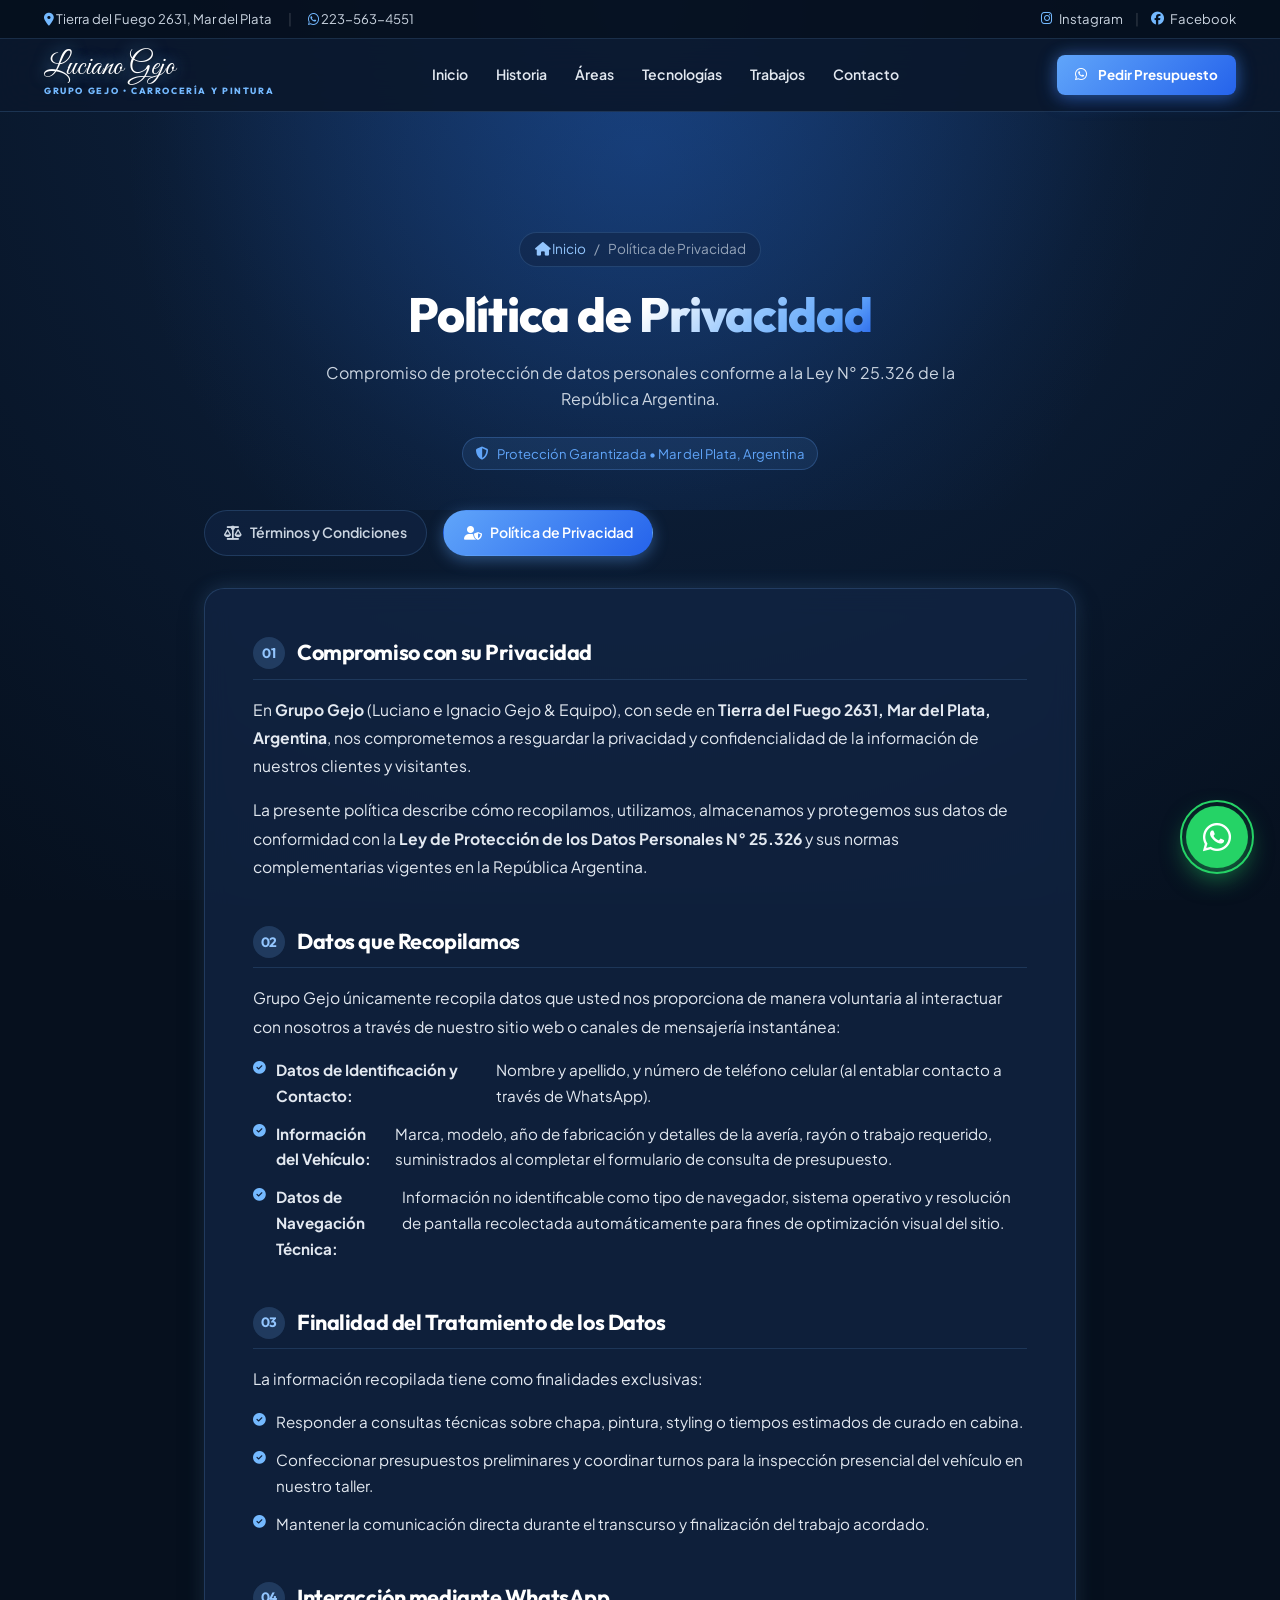
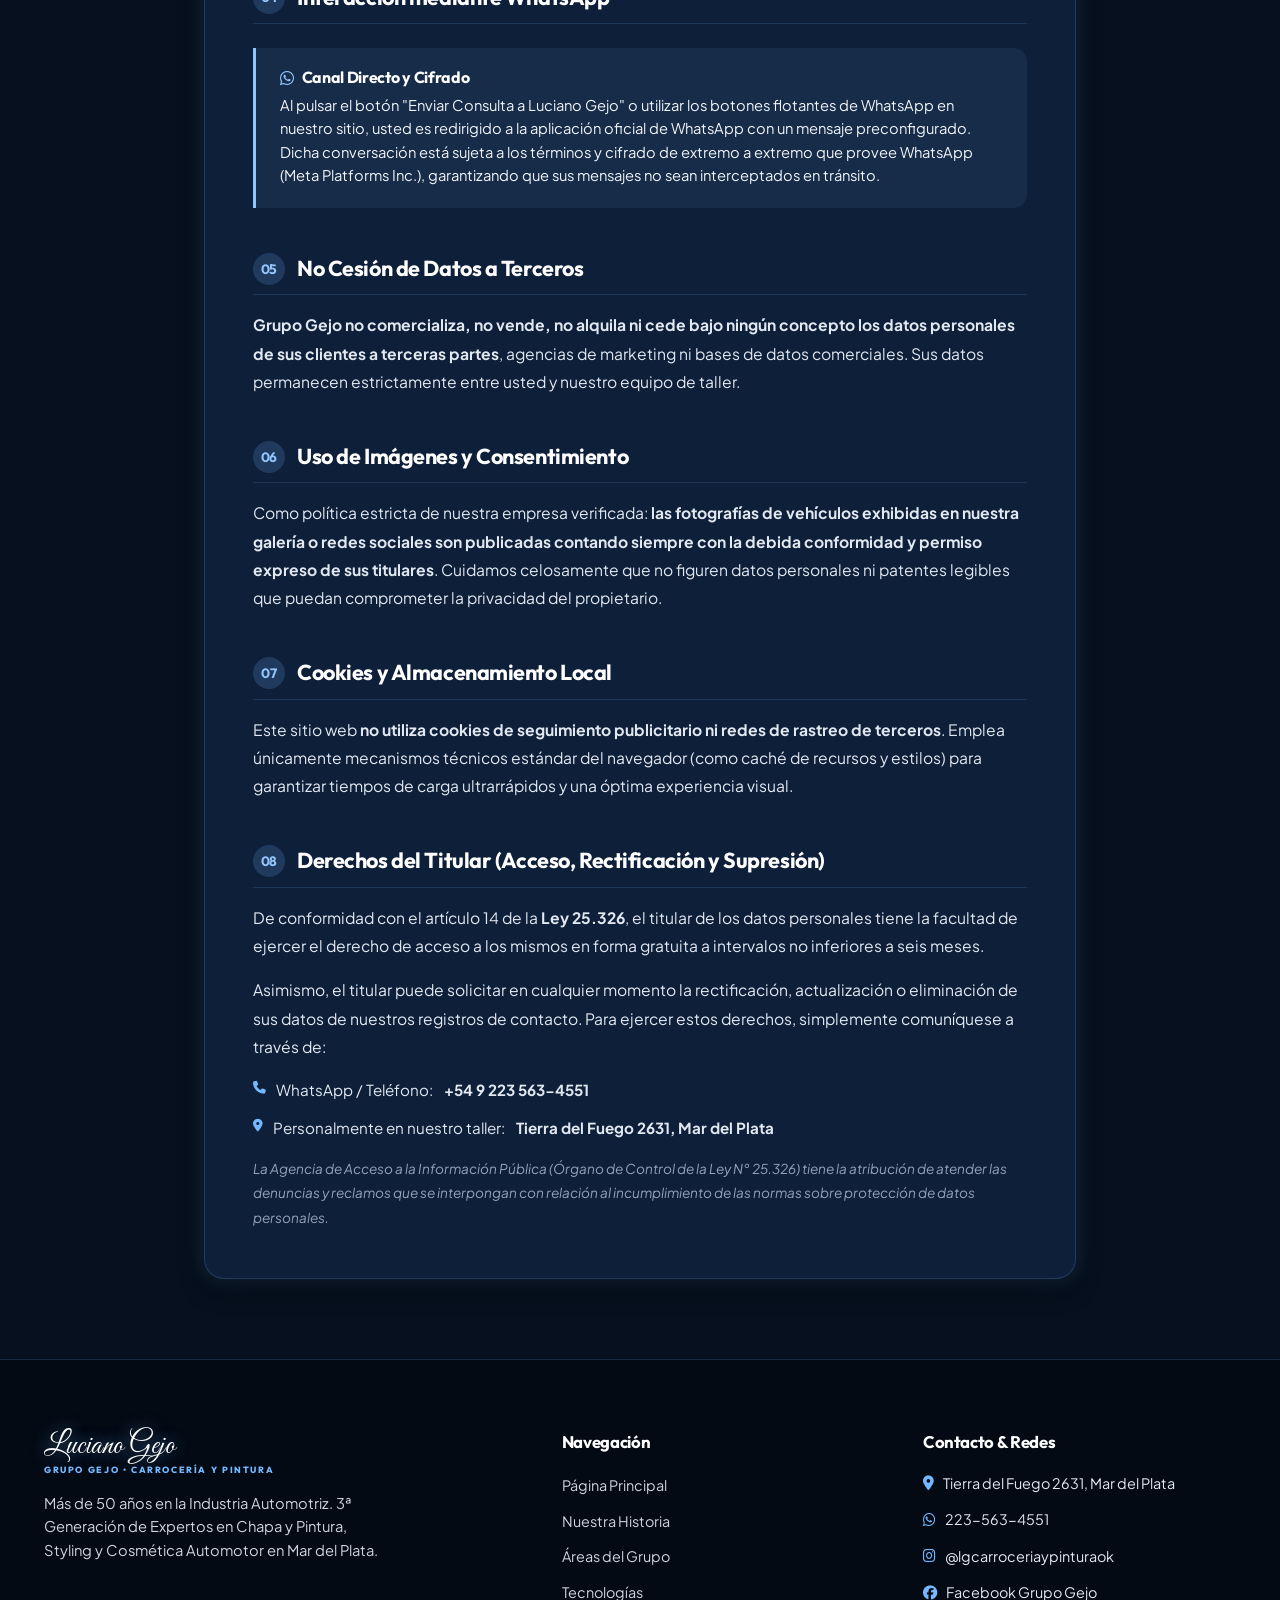
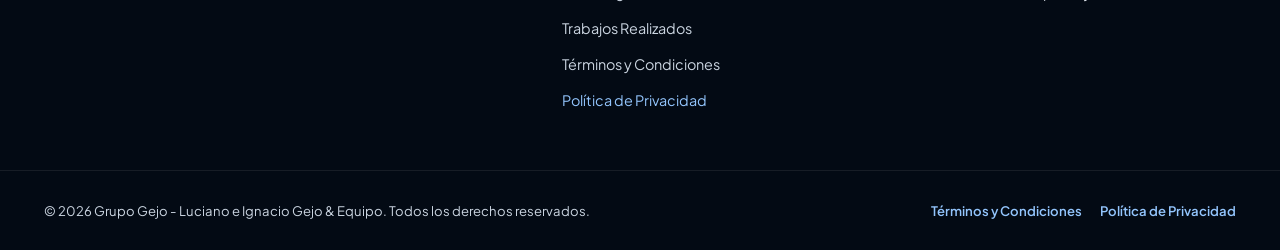
<file: politica-de-privacidad.html>
<!DOCTYPE html>
<html lang="es-AR">

<head>
  <meta charset="UTF-8">
  <meta name="viewport" content="width=device-width, initial-scale=1.0">
  <meta name="description"
    content="Política de Privacidad y Tratamiento de Datos Personales de Grupo Gejo. Cumplimiento de la Ley 25.326 en Mar del Plata, Argentina. Conozca cómo cuidamos su información.">
  <meta name="robots" content="index, follow, max-image-preview:large">
  <link rel="canonical" href="https://grupogejo.com.ar/politica-de-privacidad.html">
  <meta name="author" content="Grupo Gejo">

  <!-- Open Graph / Facebook -->
  <meta property="og:title" content="Política de Privacidad | Grupo Gejo">
  <meta property="og:description"
    content="Política de Privacidad de Grupo Gejo. Tratamiento seguro de datos, presupuestos y derechos del titular en Mar del Plata.">
  <meta property="og:type" content="article">
  <meta property="og:url" content="https://grupogejo.com.ar/politica-de-privacidad.html">
  <meta property="og:image" content="assets/741365729_18096108539246307_7667974796322619888_n.jpg">
  <meta property="og:locale" content="es_AR">

  <!-- Twitter Card -->
  <meta name="twitter:card" content="summary_large_image">
  <meta name="twitter:title" content="Política de Privacidad | Grupo Gejo">
  <meta name="twitter:description"
    content="Política de Privacidad de Grupo Gejo. Tratamiento seguro de datos, presupuestos y derechos del titular en Mar del Plata.">
  <meta name="twitter:image" content="assets/741365729_18096108539246307_7667974796322619888_n.jpg">

  <title>Política de Privacidad | Grupo Gejo - Chapa y Pintura en Mar del Plata</title>

  <!-- Favicons & Mobile Web App Manifest -->
  <link rel="icon" type="image/x-icon" href="assets/favicons/favicon.ico">
  <link rel="icon" type="image/png" sizes="32x32" href="assets/favicons/favicon-32x32.png">
  <link rel="icon" type="image/png" sizes="16x16" href="assets/favicons/favicon-16x16.png">
  <link rel="apple-touch-icon" sizes="180x180" href="assets/favicons/apple-touch-icon.png">
  <link rel="manifest" href="assets/favicons/site.webmanifest">
  <meta name="theme-color" content="#06101e">
  <meta name="apple-mobile-web-app-title" content="Grupo Gejo">
  <meta name="application-name" content="Grupo Gejo">
  <meta name="msapplication-TileColor" content="#06101e">

  <!-- Google Fonts -->
  <link rel="preconnect" href="https://fonts.googleapis.com">
  <link rel="preconnect" href="https://fonts.gstatic.com" crossorigin>
  <link
    href="https://fonts.googleapis.com/css2?family=Great+Vibes&family=Outfit:wght@300;400;500;600;700;800;900&family=Plus+Jakarta+Sans:wght@300;400;500;600;700;800&display=swap"
    rel="stylesheet">

  <!-- FontAwesome Icons -->
  <link rel="stylesheet" href="https://cdnjs.cloudflare.com/ajax/libs/font-awesome/6.5.1/css/all.min.css"
    integrity="sha512-DTOQO9RWCH3ppGqcWaEA1BIZOC6xxalwEsw9c2QQeAIftl+Vegovlnee1c9QX4TctnWMn13TZye+giMm8e2LwA=="
    crossorigin="anonymous" referrerpolicy="no-referrer" />

  <!-- Stylesheet -->
  <link rel="stylesheet" href="style.css">
</head>

<body>

  <!-- Top Announcement Bar -->
  <div class="top-bar">
    <div class="container top-bar-content">
      <div class="top-bar-info">
        <span><i class="fa-solid fa-location-dot"></i> Tierra del Fuego 2631, Mar del Plata</span>
        <span class="divider">|</span>
        <span><i class="fa-brands fa-whatsapp"></i> <a href="https://wa.me/5492235634551" target="_blank"
            rel="noopener">223-563-4551</a></span>
      </div>
      <div class="top-bar-social">
        <a href="https://www.instagram.com/lgcarroceriaypinturaok/" target="_blank" rel="noopener"
          aria-label="Instagram">
          <i class="fa-brands fa-instagram"></i> <span>Instagram</span>
        </a>
        <span class="divider">|</span>
        <a href="https://www.facebook.com/profile.php?id=100032868715256" target="_blank" rel="noopener"
          aria-label="Facebook">
          <i class="fa-brands fa-facebook"></i> <span>Facebook</span>
        </a>
      </div>
    </div>
  </div>

  <!-- Header / Navbar -->
  <header class="navbar" id="navbar">
    <div class="container nav-container">
      <a href="index.html" class="brand-logo" aria-label="Grupo Gejo Volver al Inicio">
        <span class="logo-script">Luciano Gejo</span>
        <span class="logo-subtitle">GRUPO GEJO &bull; CARROCERÍA Y PINTURA</span>
      </a>

      <nav class="nav-menu" id="navMenu">
        <ul class="nav-links">
          <li><a href="index.html" class="nav-link">Inicio</a></li>
          <li><a href="index.html#historia" class="nav-link">Historia</a></li>
          <li><a href="index.html#areas" class="nav-link">Áreas</a></li>
          <li><a href="index.html#tecnologias" class="nav-link">Tecnologías</a></li>
          <li><a href="index.html#trabajos" class="nav-link">Trabajos</a></li>
          <li><a href="index.html#contacto" class="nav-link">Contacto</a></li>
        </ul>
      </nav>

      <div class="nav-actions">
        <a href="https://wa.me/5492235634551?text=Hola%20Grupo%20Gejo,%20quisiera%20hacer%20una%20consulta"
          class="btn btn-primary nav-cta" target="_blank" rel="noopener">
          <i class="fa-brands fa-whatsapp"></i>
          <span>Pedir Presupuesto</span>
        </a>
        <button class="mobile-toggle" id="mobileToggle" aria-label="Abrir menú de navegación">
          <i class="fa-solid fa-bars"></i>
        </button>
      </div>
    </div>
  </header>

  <!-- Legal Hero -->
  <section class="legal-hero">
    <div class="container">
      <div class="legal-breadcrumb">
        <a href="index.html"><i class="fa-solid fa-house"></i> Inicio</a>
        <span>/</span>
        <span>Política de Privacidad</span>
      </div>
      <h1 class="legal-title">Política de <span class="text-gradient">Privacidad</span></h1>
      <p class="legal-subtitle">
        Compromiso de protección de datos personales conforme a la Ley N° 25.326 de la República Argentina.
      </p>
      <div class="legal-meta">
        <i class="fa-solid fa-shield-halved"></i> Protección Garantizada &bull; Mar del Plata, Argentina
      </div>
    </div>
  </section>

  <!-- Legal Content -->
  <main class="legal-wrapper">
    <!-- Quick Switch Tabs -->
    <div class="legal-nav-tabs">
      <a href="terminos-y-condiciones.html" class="legal-tab-link">
        <i class="fa-solid fa-scale-balanced"></i> Términos y Condiciones
      </a>
      <a href="politica-de-privacidad.html" class="legal-tab-link active">
        <i class="fa-solid fa-user-shield"></i> Política de Privacidad
      </a>
    </div>

    <div class="legal-card">
      <!-- Section 1 -->
      <section class="legal-section">
        <h2><span class="legal-section-num">01</span> Compromiso con su Privacidad</h2>
        <p>
          En <strong>Grupo Gejo</strong> (Luciano e Ignacio Gejo & Equipo), con sede en <strong>Tierra del Fuego 2631, Mar del Plata, Argentina</strong>, nos comprometemos a resguardar la privacidad y confidencialidad de la información de nuestros clientes y visitantes.
        </p>
        <p>
          La presente política describe cómo recopilamos, utilizamos, almacenamos y protegemos sus datos de conformidad con la <strong>Ley de Protección de los Datos Personales N° 25.326</strong> y sus normas complementarias vigentes en la República Argentina.
        </p>
      </section>

      <!-- Section 2 -->
      <section class="legal-section">
        <h2><span class="legal-section-num">02</span> Datos que Recopilamos</h2>
        <p>
          Grupo Gejo únicamente recopila datos que usted nos proporciona de manera voluntaria al interactuar con nosotros a través de nuestro sitio web o canales de mensajería instantánea:
        </p>
        <ul>
          <li><i class="fa-solid fa-circle-check"></i> <strong>Datos de Identificación y Contacto:</strong> Nombre y apellido, y número de teléfono celular (al entablar contacto a través de WhatsApp).</li>
          <li><i class="fa-solid fa-circle-check"></i> <strong>Información del Vehículo:</strong> Marca, modelo, año de fabricación y detalles de la avería, rayón o trabajo requerido, suministrados al completar el formulario de consulta de presupuesto.</li>
          <li><i class="fa-solid fa-circle-check"></i> <strong>Datos de Navegación Técnica:</strong> Información no identificable como tipo de navegador, sistema operativo y resolución de pantalla recolectada automáticamente para fines de optimización visual del sitio.</li>
        </ul>
      </section>

      <!-- Section 3 -->
      <section class="legal-section">
        <h2><span class="legal-section-num">03</span> Finalidad del Tratamiento de los Datos</h2>
        <p>
          La información recopilada tiene como finalidades exclusivas:
        </p>
        <ul>
          <li><i class="fa-solid fa-circle-check"></i> Responder a consultas técnicas sobre chapa, pintura, styling o tiempos estimados de curado en cabina.</li>
          <li><i class="fa-solid fa-circle-check"></i> Confeccionar presupuestos preliminares y coordinar turnos para la inspección presencial del vehículo en nuestro taller.</li>
          <li><i class="fa-solid fa-circle-check"></i> Mantener la comunicación directa durante el transcurso y finalización del trabajo acordado.</li>
        </ul>
      </section>

      <!-- Section 4 -->
      <section class="legal-section">
        <h2><span class="legal-section-num">04</span> Interacción mediante WhatsApp</h2>
        <div class="legal-callout">
          <h4><i class="fa-brands fa-whatsapp"></i> Canal Directo y Cifrado</h4>
          <p>
            Al pulsar el botón "Enviar Consulta a Luciano Gejo" o utilizar los botones flotantes de WhatsApp en nuestro sitio, usted es redirigido a la aplicación oficial de WhatsApp con un mensaje preconfigurado. Dicha conversación está sujeta a los términos y cifrado de extremo a extremo que provee WhatsApp (Meta Platforms Inc.), garantizando que sus mensajes no sean interceptados en tránsito.
          </p>
        </div>
      </section>

      <!-- Section 5 -->
      <section class="legal-section">
        <h2><span class="legal-section-num">05</span> No Cesión de Datos a Terceros</h2>
        <p>
          <strong>Grupo Gejo no comercializa, no vende, no alquila ni cede bajo ningún concepto los datos personales de sus clientes a terceras partes</strong>, agencias de marketing ni bases de datos comerciales. Sus datos permanecen estrictamente entre usted y nuestro equipo de taller.
        </p>
      </section>

      <!-- Section 6 -->
      <section class="legal-section">
        <h2><span class="legal-section-num">06</span> Uso de Imágenes y Consentimiento</h2>
        <p>
          Como política estricta de nuestra empresa verificada: <strong>las fotografías de vehículos exhibidas en nuestra galería o redes sociales son publicadas contando siempre con la debida conformidad y permiso expreso de sus titulares</strong>. Cuidamos celosamente que no figuren datos personales ni patentes legibles que puedan comprometer la privacidad del propietario.
        </p>
      </section>

      <!-- Section 7 -->
      <section class="legal-section">
        <h2><span class="legal-section-num">07</span> Cookies y Almacenamiento Local</h2>
        <p>
          Este sitio web <strong>no utiliza cookies de seguimiento publicitario ni redes de rastreo de terceros</strong>. Emplea únicamente mecanismos técnicos estándar del navegador (como caché de recursos y estilos) para garantizar tiempos de carga ultrarrápidos y una óptima experiencia visual.
        </p>
      </section>

      <!-- Section 8 -->
      <section class="legal-section">
        <h2><span class="legal-section-num">08</span> Derechos del Titular (Acceso, Rectificación y Supresión)</h2>
        <p>
          De conformidad con el artículo 14 de la <strong>Ley 25.326</strong>, el titular de los datos personales tiene la facultad de ejercer el derecho de acceso a los mismos en forma gratuita a intervalos no inferiores a seis meses.
        </p>
        <p>
          Asimismo, el titular puede solicitar en cualquier momento la rectificación, actualización o eliminación de sus datos de nuestros registros de contacto. Para ejercer estos derechos, simplemente comuníquese a través de:
        </p>
        <ul>
          <li><i class="fa-solid fa-phone"></i> WhatsApp / Teléfono: <strong>+54 9 223 563-4551</strong></li>
          <li><i class="fa-solid fa-location-dot"></i> Personalmente en nuestro taller: <strong>Tierra del Fuego 2631, Mar del Plata</strong></li>
        </ul>
        <p style="font-size: 0.85rem; color: var(--text-dim); margin-top: 1rem;">
          <em>La Agencia de Acceso a la Información Pública (Órgano de Control de la Ley N° 25.326) tiene la atribución de atender las denuncias y reclamos que se interpongan con relación al incumplimiento de las normas sobre protección de datos personales.</em>
        </p>
      </section>
    </div>
  </main>

  <!-- Footer -->
  <footer class="footer">
    <div class="container footer-content">
      <div class="footer-brand">
        <div class="footer-logo">
          <span class="logo-script">Luciano Gejo</span>
          <span class="logo-subtitle">GRUPO GEJO &bull; CARROCERÍA Y PINTURA</span>
        </div>
        <p class="footer-tagline">
          Más de 50 años en la Industria Automotriz. 3ª Generación de Expertos en Chapa y Pintura, Styling y Cosmética Automotor en Mar del Plata.
        </p>
      </div>

      <div class="footer-links-group">
        <h4>Navegación</h4>
        <ul>
          <li><a href="index.html">Página Principal</a></li>
          <li><a href="index.html#historia">Nuestra Historia</a></li>
          <li><a href="index.html#areas">Áreas del Grupo</a></li>
          <li><a href="index.html#tecnologias">Tecnologías</a></li>
          <li><a href="index.html#trabajos">Trabajos Realizados</a></li>
          <li><a href="terminos-y-condiciones.html">Términos y Condiciones</a></li>
          <li><a href="politica-de-privacidad.html" style="color: var(--celeste-light);">Política de Privacidad</a></li>
        </ul>
      </div>

      <div class="footer-contact-group">
        <h4>Contacto & Redes</h4>
        <p><i class="fa-solid fa-location-dot"></i> Tierra del Fuego 2631, Mar del Plata</p>
        <p><i class="fa-brands fa-whatsapp"></i> <a href="https://wa.me/5492235634551" target="_blank"
            rel="noopener">223-563-4551</a></p>
        <p><i class="fa-brands fa-instagram"></i> <a href="https://www.instagram.com/lgcarroceriaypinturaok/"
            target="_blank" rel="noopener">@lgcarroceriaypinturaok</a></p>
        <p><i class="fa-brands fa-facebook"></i> <a href="https://www.facebook.com/profile.php?id=100032868715256"
            target="_blank" rel="noopener">Facebook Grupo Gejo</a></p>
      </div>
    </div>

    <div class="footer-bottom">
      <div class="container footer-bottom-flex">
        <p>&copy; <span id="currentYear"></span> Grupo Gejo - Luciano e Ignacio Gejo & Equipo. Todos los derechos reservados.</p>
        <p class="footer-badges-text">
          <a href="terminos-y-condiciones.html" style="color: var(--celeste-light); margin-right: 1rem;">Términos y Condiciones</a>
          <a href="politica-de-privacidad.html" style="color: var(--celeste-light);">Política de Privacidad</a>
        </p>
      </div>
    </div>
  </footer>

  <!-- Floating WhatsApp CTA Button -->
  <a href="https://wa.me/5492235634551?text=Hola%20Grupo%20Gejo,%20quisiera%20hacer%20una%20consulta"
    class="floating-whatsapp" target="_blank" rel="noopener" aria-label="Contactar por WhatsApp">
    <div class="whatsapp-pulse"></div>
    <i class="fa-brands fa-whatsapp"></i>
    <span class="whatsapp-tooltip">¿Consultas? Escribinos</span>
  </a>

  <!-- Scroll to Top Button -->
  <button class="scroll-top-btn" id="scrollTopBtn" aria-label="Volver arriba">
    <i class="fa-solid fa-chevron-up"></i>
  </button>

  <script src="script.js"></script>
</body>

</html>
</file>
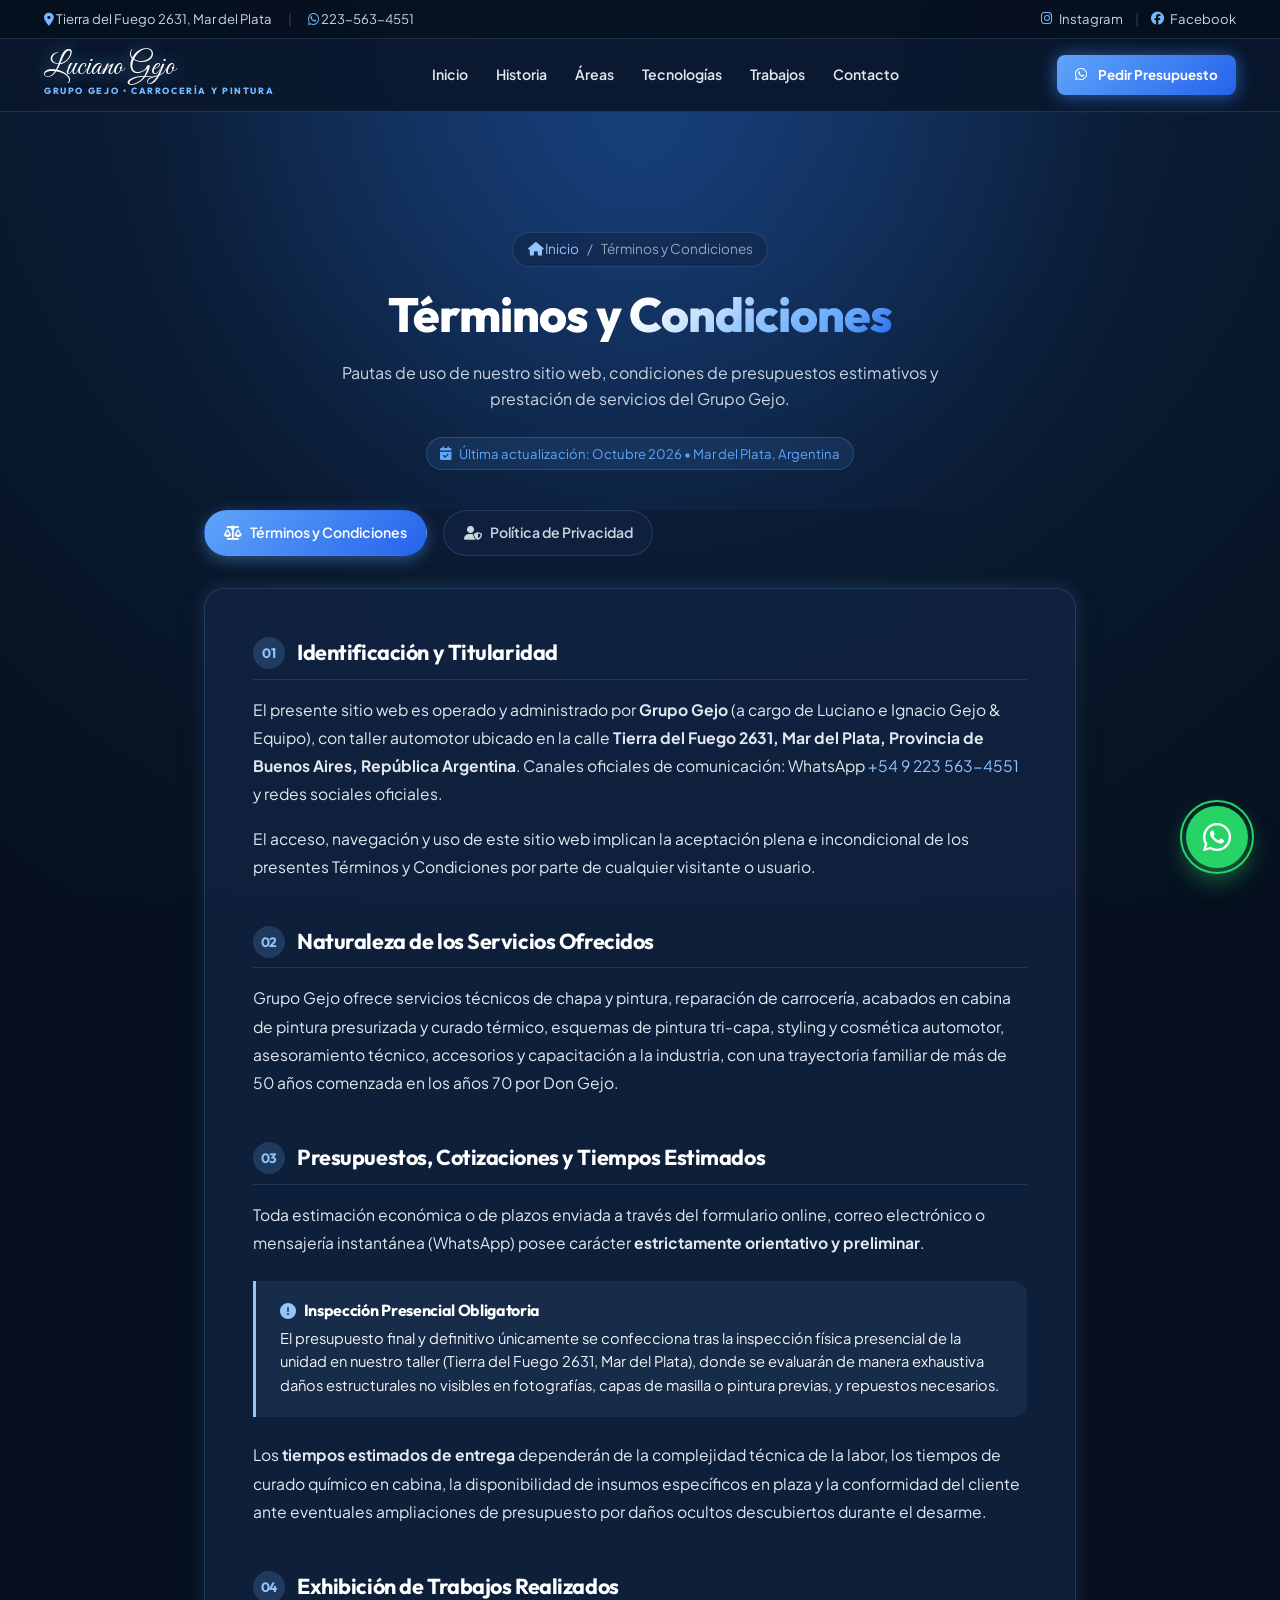
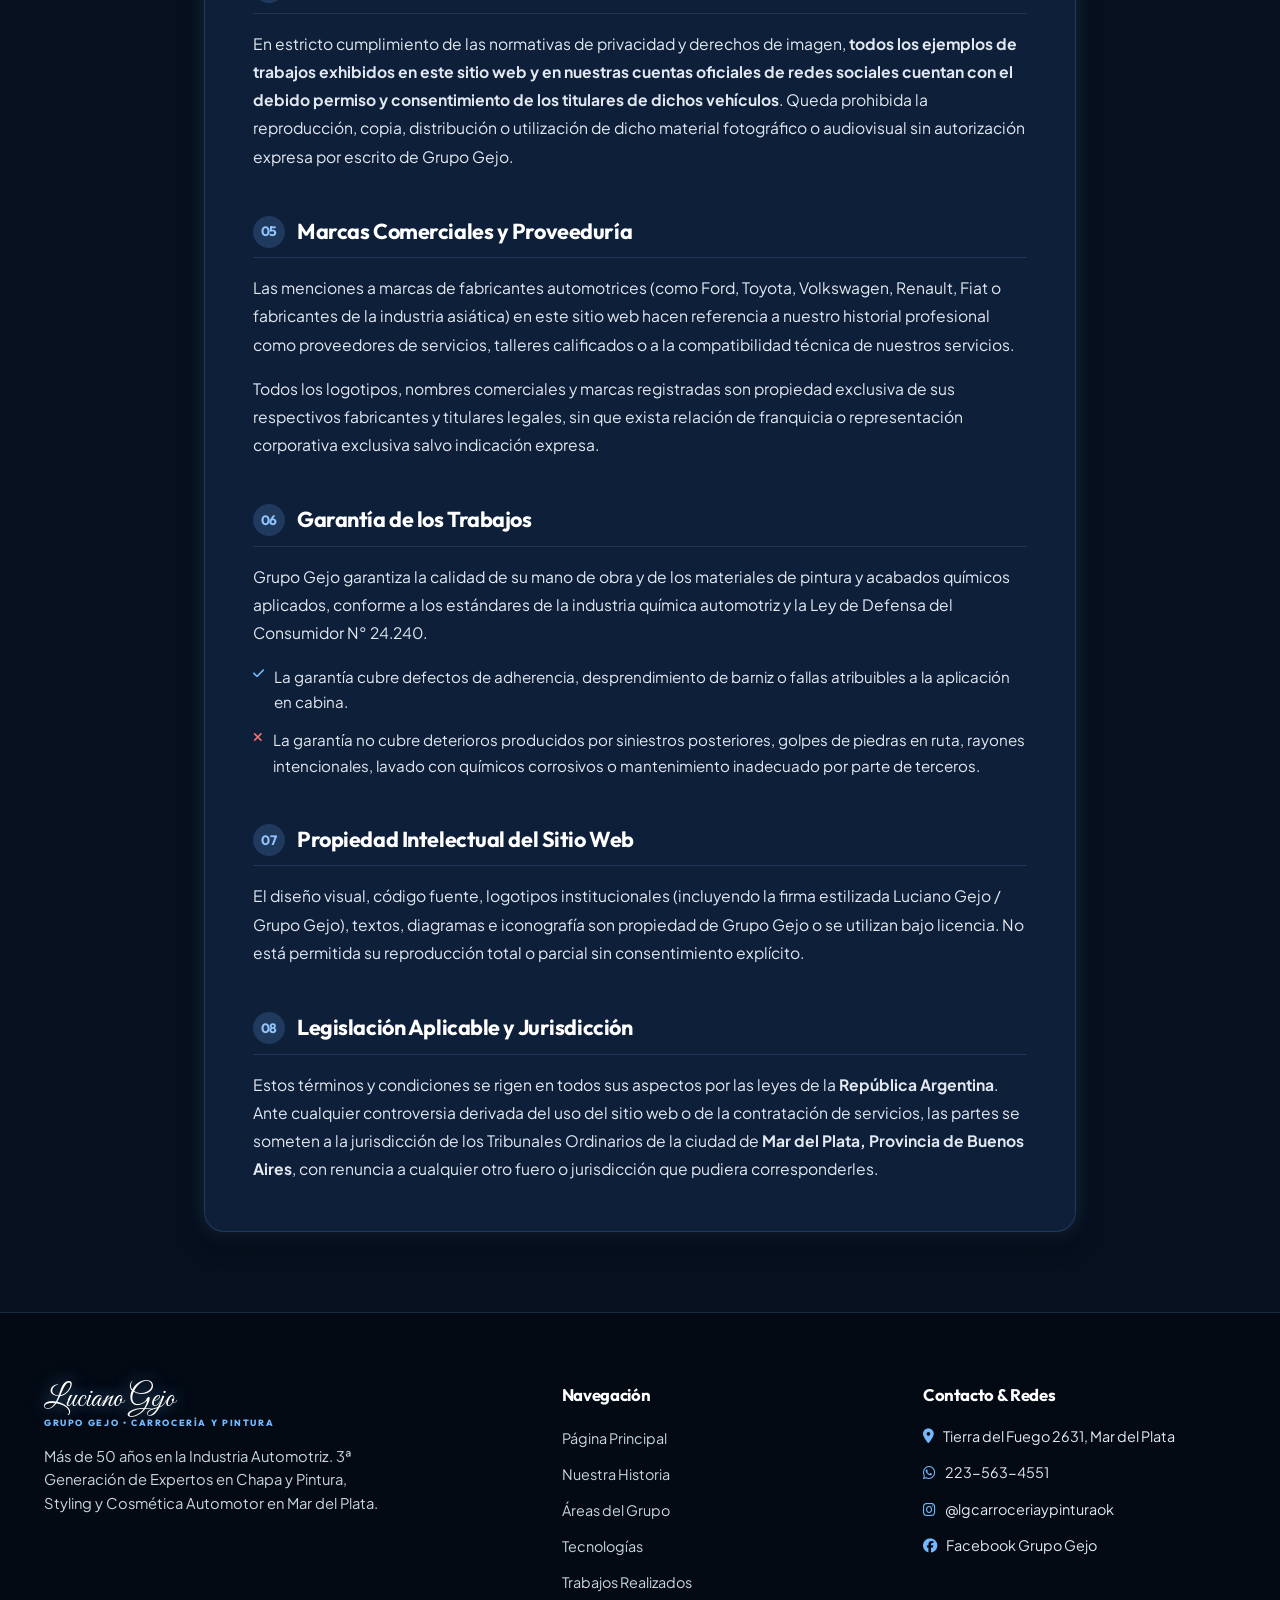
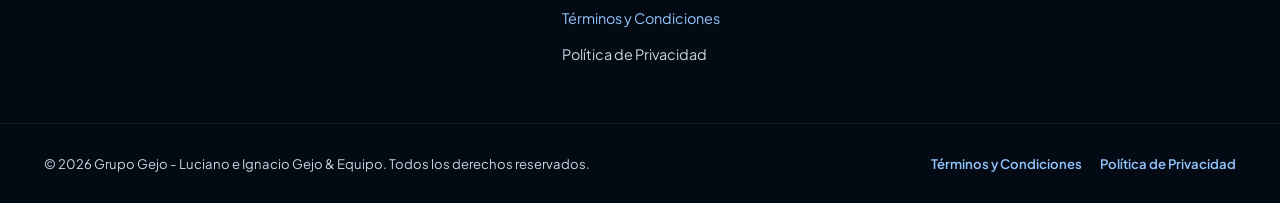
<file: terminos-y-condiciones.html>
<!DOCTYPE html>
<html lang="es-AR">

<head>
  <meta charset="UTF-8">
  <meta name="viewport" content="width=device-width, initial-scale=1.0">
  <meta name="description"
    content="Términos y Condiciones oficiales de Grupo Gejo. Conozca las pautas y condiciones para presupuestos, servicios de chapa y pintura, styling automotor y atención en Mar del Plata.">
  <meta name="robots" content="index, follow, max-image-preview:large">
  <link rel="canonical" href="https://grupogejo.com.ar/terminos-y-condiciones.html">
  <meta name="author" content="Grupo Gejo">

  <!-- Open Graph / Facebook -->
  <meta property="og:title" content="Términos y Condiciones | Grupo Gejo">
  <meta property="og:description"
    content="Pautas y condiciones de contratación, presupuestos y garantías de Grupo Gejo - Chapa y Pintura en Mar del Plata.">
  <meta property="og:type" content="article">
  <meta property="og:url" content="https://grupogejo.com.ar/terminos-y-condiciones.html">
  <meta property="og:image" content="assets/741365729_18096108539246307_7667974796322619888_n.jpg">
  <meta property="og:locale" content="es_AR">

  <!-- Twitter Card -->
  <meta name="twitter:card" content="summary_large_image">
  <meta name="twitter:title" content="Términos y Condiciones | Grupo Gejo">
  <meta name="twitter:description"
    content="Pautas y condiciones de contratación, presupuestos y garantías de Grupo Gejo - Chapa y Pintura en Mar del Plata.">
  <meta name="twitter:image" content="assets/741365729_18096108539246307_7667974796322619888_n.jpg">

  <title>Términos y Condiciones | Grupo Gejo - Chapa y Pintura en Mar del Plata</title>

  <!-- Favicons & Mobile Web App Manifest -->
  <link rel="icon" type="image/x-icon" href="assets/favicons/favicon.ico">
  <link rel="icon" type="image/png" sizes="32x32" href="assets/favicons/favicon-32x32.png">
  <link rel="icon" type="image/png" sizes="16x16" href="assets/favicons/favicon-16x16.png">
  <link rel="apple-touch-icon" sizes="180x180" href="assets/favicons/apple-touch-icon.png">
  <link rel="manifest" href="assets/favicons/site.webmanifest">
  <meta name="theme-color" content="#06101e">
  <meta name="apple-mobile-web-app-title" content="Grupo Gejo">
  <meta name="application-name" content="Grupo Gejo">
  <meta name="msapplication-TileColor" content="#06101e">

  <!-- Google Fonts -->
  <link rel="preconnect" href="https://fonts.googleapis.com">
  <link rel="preconnect" href="https://fonts.gstatic.com" crossorigin>
  <link
    href="https://fonts.googleapis.com/css2?family=Great+Vibes&family=Outfit:wght@300;400;500;600;700;800;900&family=Plus+Jakarta+Sans:wght@300;400;500;600;700;800&display=swap"
    rel="stylesheet">

  <!-- FontAwesome Icons -->
  <link rel="stylesheet" href="https://cdnjs.cloudflare.com/ajax/libs/font-awesome/6.5.1/css/all.min.css"
    integrity="sha512-DTOQO9RWCH3ppGqcWaEA1BIZOC6xxalwEsw9c2QQeAIftl+Vegovlnee1c9QX4TctnWMn13TZye+giMm8e2LwA=="
    crossorigin="anonymous" referrerpolicy="no-referrer" />

  <!-- Stylesheet -->
  <link rel="stylesheet" href="style.css">
</head>

<body>

  <!-- Top Announcement Bar -->
  <div class="top-bar">
    <div class="container top-bar-content">
      <div class="top-bar-info">
        <span><i class="fa-solid fa-location-dot"></i> Tierra del Fuego 2631, Mar del Plata</span>
        <span class="divider">|</span>
        <span><i class="fa-brands fa-whatsapp"></i> <a href="https://wa.me/5492235634551" target="_blank"
            rel="noopener">223-563-4551</a></span>
      </div>
      <div class="top-bar-social">
        <a href="https://www.instagram.com/lgcarroceriaypinturaok/" target="_blank" rel="noopener"
          aria-label="Instagram">
          <i class="fa-brands fa-instagram"></i> <span>Instagram</span>
        </a>
        <span class="divider">|</span>
        <a href="https://www.facebook.com/profile.php?id=100032868715256" target="_blank" rel="noopener"
          aria-label="Facebook">
          <i class="fa-brands fa-facebook"></i> <span>Facebook</span>
        </a>
      </div>
    </div>
  </div>

  <!-- Header / Navbar -->
  <header class="navbar" id="navbar">
    <div class="container nav-container">
      <a href="index.html" class="brand-logo" aria-label="Grupo Gejo Volver al Inicio">
        <span class="logo-script">Luciano Gejo</span>
        <span class="logo-subtitle">GRUPO GEJO &bull; CARROCERÍA Y PINTURA</span>
      </a>

      <nav class="nav-menu" id="navMenu">
        <ul class="nav-links">
          <li><a href="index.html" class="nav-link">Inicio</a></li>
          <li><a href="index.html#historia" class="nav-link">Historia</a></li>
          <li><a href="index.html#areas" class="nav-link">Áreas</a></li>
          <li><a href="index.html#tecnologias" class="nav-link">Tecnologías</a></li>
          <li><a href="index.html#trabajos" class="nav-link">Trabajos</a></li>
          <li><a href="index.html#contacto" class="nav-link">Contacto</a></li>
        </ul>
      </nav>

      <div class="nav-actions">
        <a href="https://wa.me/5492235634551?text=Hola%20Grupo%20Gejo,%20quisiera%20hacer%20una%20consulta"
          class="btn btn-primary nav-cta" target="_blank" rel="noopener">
          <i class="fa-brands fa-whatsapp"></i>
          <span>Pedir Presupuesto</span>
        </a>
        <button class="mobile-toggle" id="mobileToggle" aria-label="Abrir menú de navegación">
          <i class="fa-solid fa-bars"></i>
        </button>
      </div>
    </div>
  </header>

  <!-- Legal Hero -->
  <section class="legal-hero">
    <div class="container">
      <div class="legal-breadcrumb">
        <a href="index.html"><i class="fa-solid fa-house"></i> Inicio</a>
        <span>/</span>
        <span>Términos y Condiciones</span>
      </div>
      <h1 class="legal-title">Términos y <span class="text-gradient">Condiciones</span></h1>
      <p class="legal-subtitle">
        Pautas de uso de nuestro sitio web, condiciones de presupuestos estimativos y prestación de servicios del Grupo Gejo.
      </p>
      <div class="legal-meta">
        <i class="fa-solid fa-calendar-check"></i> Última actualización: Octubre 2026 &bull; Mar del Plata, Argentina
      </div>
    </div>
  </section>

  <!-- Legal Content -->
  <main class="legal-wrapper">
    <!-- Quick Switch Tabs -->
    <div class="legal-nav-tabs">
      <a href="terminos-y-condiciones.html" class="legal-tab-link active">
        <i class="fa-solid fa-scale-balanced"></i> Términos y Condiciones
      </a>
      <a href="politica-de-privacidad.html" class="legal-tab-link">
        <i class="fa-solid fa-user-shield"></i> Política de Privacidad
      </a>
    </div>

    <div class="legal-card">
      <!-- Section 1 -->
      <section class="legal-section">
        <h2><span class="legal-section-num">01</span> Identificación y Titularidad</h2>
        <p>
          El presente sitio web es operado y administrado por <strong>Grupo Gejo</strong> (a cargo de Luciano e Ignacio Gejo & Equipo), con taller automotor ubicado en la calle <strong>Tierra del Fuego 2631, Mar del Plata, Provincia de Buenos Aires, República Argentina</strong>. Canales oficiales de comunicación: WhatsApp <a href="https://wa.me/5492235634551" target="_blank" rel="noopener" style="color: var(--celeste-light);">+54 9 223 563-4551</a> y redes sociales oficiales.
        </p>
        <p>
          El acceso, navegación y uso de este sitio web implican la aceptación plena e incondicional de los presentes Términos y Condiciones por parte de cualquier visitante o usuario.
        </p>
      </section>

      <!-- Section 2 -->
      <section class="legal-section">
        <h2><span class="legal-section-num">02</span> Naturaleza de los Servicios Ofrecidos</h2>
        <p>
          Grupo Gejo ofrece servicios técnicos de chapa y pintura, reparación de carrocería, acabados en cabina de pintura presurizada y curado térmico, esquemas de pintura tri-capa, styling y cosmética automotor, asesoramiento técnico, accesorios y capacitación a la industria, con una trayectoria familiar de más de 50 años comenzada en los años 70 por Don Gejo.
        </p>
      </section>

      <!-- Section 3 -->
      <section class="legal-section">
        <h2><span class="legal-section-num">03</span> Presupuestos, Cotizaciones y Tiempos Estimados</h2>
        <p>
          Toda estimación económica o de plazos enviada a través del formulario online, correo electrónico o mensajería instantánea (WhatsApp) posee carácter <strong>estrictamente orientativo y preliminar</strong>.
        </p>
        <div class="legal-callout">
          <h4><i class="fa-solid fa-circle-exclamation"></i> Inspección Presencial Obligatoria</h4>
          <p>
            El presupuesto final y definitivo únicamente se confecciona tras la inspección física presencial de la unidad en nuestro taller (Tierra del Fuego 2631, Mar del Plata), donde se evaluarán de manera exhaustiva daños estructurales no visibles en fotografías, capas de masilla o pintura previas, y repuestos necesarios.
          </p>
        </div>
        <p>
          Los <strong>tiempos estimados de entrega</strong> dependerán de la complejidad técnica de la labor, los tiempos de curado químico en cabina, la disponibilidad de insumos específicos en plaza y la conformidad del cliente ante eventuales ampliaciones de presupuesto por daños ocultos descubiertos durante el desarme.
        </p>
      </section>

      <!-- Section 4 -->
      <section class="legal-section">
        <h2><span class="legal-section-num">04</span> Exhibición de Trabajos Realizados</h2>
        <p>
          En estricto cumplimiento de las normativas de privacidad y derechos de imagen, <strong>todos los ejemplos de trabajos exhibidos en este sitio web y en nuestras cuentas oficiales de redes sociales cuentan con el debido permiso y consentimiento de los titulares de dichos vehículos</strong>. Queda prohibida la reproducción, copia, distribución o utilización de dicho material fotográfico o audiovisual sin autorización expresa por escrito de Grupo Gejo.
        </p>
      </section>

      <!-- Section 5 -->
      <section class="legal-section">
        <h2><span class="legal-section-num">05</span> Marcas Comerciales y Proveeduría</h2>
        <p>
          Las menciones a marcas de fabricantes automotrices (como Ford, Toyota, Volkswagen, Renault, Fiat o fabricantes de la industria asiática) en este sitio web hacen referencia a nuestro historial profesional como proveedores de servicios, talleres calificados o a la compatibilidad técnica de nuestros servicios.
        </p>
        <p>
          Todos los logotipos, nombres comerciales y marcas registradas son propiedad exclusiva de sus respectivos fabricantes y titulares legales, sin que exista relación de franquicia o representación corporativa exclusiva salvo indicación expresa.
        </p>
      </section>

      <!-- Section 6 -->
      <section class="legal-section">
        <h2><span class="legal-section-num">06</span> Garantía de los Trabajos</h2>
        <p>
          Grupo Gejo garantiza la calidad de su mano de obra y de los materiales de pintura y acabados químicos aplicados, conforme a los estándares de la industria química automotriz y la Ley de Defensa del Consumidor N° 24.240.
        </p>
        <ul>
          <li><i class="fa-solid fa-check"></i> La garantía cubre defectos de adherencia, desprendimiento de barniz o fallas atribuibles a la aplicación en cabina.</li>
          <li><i class="fa-solid fa-xmark" style="color: #f87171;"></i> La garantía no cubre deterioros producidos por siniestros posteriores, golpes de piedras en ruta, rayones intencionales, lavado con químicos corrosivos o mantenimiento inadecuado por parte de terceros.</li>
        </ul>
      </section>

      <!-- Section 7 -->
      <section class="legal-section">
        <h2><span class="legal-section-num">07</span> Propiedad Intelectual del Sitio Web</h2>
        <p>
          El diseño visual, código fuente, logotipos institucionales (incluyendo la firma estilizada Luciano Gejo / Grupo Gejo), textos, diagramas e iconografía son propiedad de Grupo Gejo o se utilizan bajo licencia. No está permitida su reproducción total o parcial sin consentimiento explícito.
        </p>
      </section>

      <!-- Section 8 -->
      <section class="legal-section">
        <h2><span class="legal-section-num">08</span> Legislación Aplicable y Jurisdicción</h2>
        <p>
          Estos términos y condiciones se rigen en todos sus aspectos por las leyes de la <strong>República Argentina</strong>. Ante cualquier controversia derivada del uso del sitio web o de la contratación de servicios, las partes se someten a la jurisdicción de los Tribunales Ordinarios de la ciudad de <strong>Mar del Plata, Provincia de Buenos Aires</strong>, con renuncia a cualquier otro fuero o jurisdicción que pudiera corresponderles.
        </p>
      </section>
    </div>
  </main>

  <!-- Footer -->
  <footer class="footer">
    <div class="container footer-content">
      <div class="footer-brand">
        <div class="footer-logo">
          <span class="logo-script">Luciano Gejo</span>
          <span class="logo-subtitle">GRUPO GEJO &bull; CARROCERÍA Y PINTURA</span>
        </div>
        <p class="footer-tagline">
          Más de 50 años en la Industria Automotriz. 3ª Generación de Expertos en Chapa y Pintura, Styling y Cosmética Automotor en Mar del Plata.
        </p>
      </div>

      <div class="footer-links-group">
        <h4>Navegación</h4>
        <ul>
          <li><a href="index.html">Página Principal</a></li>
          <li><a href="index.html#historia">Nuestra Historia</a></li>
          <li><a href="index.html#areas">Áreas del Grupo</a></li>
          <li><a href="index.html#tecnologias">Tecnologías</a></li>
          <li><a href="index.html#trabajos">Trabajos Realizados</a></li>
          <li><a href="terminos-y-condiciones.html" style="color: var(--celeste-light);">Términos y Condiciones</a></li>
          <li><a href="politica-de-privacidad.html">Política de Privacidad</a></li>
        </ul>
      </div>

      <div class="footer-contact-group">
        <h4>Contacto & Redes</h4>
        <p><i class="fa-solid fa-location-dot"></i> Tierra del Fuego 2631, Mar del Plata</p>
        <p><i class="fa-brands fa-whatsapp"></i> <a href="https://wa.me/5492235634551" target="_blank"
            rel="noopener">223-563-4551</a></p>
        <p><i class="fa-brands fa-instagram"></i> <a href="https://www.instagram.com/lgcarroceriaypinturaok/"
            target="_blank" rel="noopener">@lgcarroceriaypinturaok</a></p>
        <p><i class="fa-brands fa-facebook"></i> <a href="https://www.facebook.com/profile.php?id=100032868715256"
            target="_blank" rel="noopener">Facebook Grupo Gejo</a></p>
      </div>
    </div>

    <div class="footer-bottom">
      <div class="container footer-bottom-flex">
        <p>&copy; <span id="currentYear"></span> Grupo Gejo - Luciano e Ignacio Gejo & Equipo. Todos los derechos reservados.</p>
        <p class="footer-badges-text">
          <a href="terminos-y-condiciones.html" style="color: var(--celeste-light); margin-right: 1rem;">Términos y Condiciones</a>
          <a href="politica-de-privacidad.html" style="color: var(--celeste-light);">Política de Privacidad</a>
        </p>
      </div>
    </div>
  </footer>

  <!-- Floating WhatsApp CTA Button -->
  <a href="https://wa.me/5492235634551?text=Hola%20Grupo%20Gejo,%20quisiera%20hacer%20una%20consulta"
    class="floating-whatsapp" target="_blank" rel="noopener" aria-label="Contactar por WhatsApp">
    <div class="whatsapp-pulse"></div>
    <i class="fa-brands fa-whatsapp"></i>
    <span class="whatsapp-tooltip">¿Consultas? Escribinos</span>
  </a>

  <!-- Scroll to Top Button -->
  <button class="scroll-top-btn" id="scrollTopBtn" aria-label="Volver arriba">
    <i class="fa-solid fa-chevron-up"></i>
  </button>

  <script src="script.js"></script>
</body>

</html>
</file>
<file: style.css>
/* ==========================================================================
   GRUPO GEJO - CARROCERÍA, PINTURA & STYLING AUTOMOTOR
   Design Theme: Celeste Argentino Luminoso & Azul Moderno de Alta Gama
   ========================================================================== */

/* --- CSS Variables & Design Tokens (Celeste & Blanco Argentino) --- */
:root {
  --bg-darkest: #06101e;
  --bg-primary: #0a182d;
  --bg-secondary: #0e223d;
  --bg-card: rgba(18, 38, 70, 0.72);
  --bg-card-solid: #132a4e;
  --bg-card-hover: rgba(24, 52, 96, 0.9);
  
  --brand-blue: #1e5bb8;
  --brand-blue-dark: #0f3266;
  --brand-blue-light: #3b82f6;
  
  /* Celeste Argentino & Reflejos Platino */
  --celeste-bright: #60a5fa;
  --celeste-light: #93c5fd;
  --celeste-sky: #74b9ff;
  --celeste-deep: #2563eb;
  
  --accent-cyan: #74b9ff;
  --accent-glow: rgba(116, 185, 255, 0.4);
  --accent-gradient: linear-gradient(135deg, #ffffff 0%, #74b9ff 45%, #2563eb 100%);
  --button-gradient: linear-gradient(135deg, #60a5fa 0%, #2563eb 100%);
  --sun-gold: #f59e0b;
  
  --text-main: #f8fafc;
  --text-muted: #cbd5e1;
  --text-dim: #94a3b8;
  
  --border-subtle: rgba(116, 185, 255, 0.18);
  --border-active: rgba(116, 185, 255, 0.55);
  
  --font-script: 'Great Vibes', cursive;
  --font-heading: 'Outfit', -apple-system, BlinkMacSystemFont, 'Segoe UI', Roboto, sans-serif;
  --font-body: 'Plus Jakarta Sans', -apple-system, BlinkMacSystemFont, 'Segoe UI', Roboto, sans-serif;
  
  --transition-fast: 0.2s cubic-bezier(0.4, 0, 0.2, 1);
  --transition-normal: 0.35s cubic-bezier(0.4, 0, 0.2, 1);
  --transition-smooth: 0.5s cubic-bezier(0.16, 1, 0.3, 1);
  
  --radius-sm: 8px;
  --radius-md: 14px;
  --radius-lg: 20px;
  --radius-full: 9999px;
  
  --shadow-sm: 0 4px 12px rgba(0, 0, 0, 0.25);
  --shadow-md: 0 10px 30px -5px rgba(0, 0, 0, 0.45), 0 0 20px rgba(116, 185, 255, 0.2);
  --shadow-lg: 0 20px 45px -10px rgba(0, 0, 0, 0.6), 0 0 35px rgba(116, 185, 255, 0.25);
  --shadow-glow: 0 0 30px rgba(116, 185, 255, 0.4);
}

/* --- Base & Reset --- */
*, *::before, *::after {
  box-sizing: border-box;
  margin: 0;
  padding: 0;
}

html {
  scroll-behavior: smooth;
  font-size: 16px;
  background-color: var(--bg-darkest);
  color: var(--text-main);
}

body {
  font-family: var(--font-body);
  line-height: 1.65;
  background: radial-gradient(circle at 50% 0%, #163666 0%, #0b1c34 45%, #06101e 100%);
  background-attachment: fixed;
  overflow-x: hidden;
  -webkit-font-smoothing: antialiased;
}

img {
  max-width: 100%;
  height: auto;
  display: block;
}

a {
  color: inherit;
  text-decoration: none;
  transition: color var(--transition-fast);
}

ul {
  list-style: none;
}

button, input, select, textarea {
  font-family: inherit;
}

/* --- Typography Helpers --- */
h1, h2, h3, h4, h5, h6 {
  font-family: var(--font-heading);
  font-weight: 700;
  line-height: 1.2;
  letter-spacing: -0.02em;
  color: #ffffff;
}

.text-gradient {
  background: linear-gradient(135deg, #ffffff 10%, #93c5fd 50%, #60a5fa 80%, #2563eb 100%);
  -webkit-background-clip: text;
  -webkit-text-fill-color: transparent;
  display: inline;
}

.logo-script {
  font-family: var(--font-script);
  font-size: 1.85rem;
  font-weight: 400;
  color: #ffffff;
  letter-spacing: 0.5px;
  text-shadow: 0 0 15px rgba(116, 185, 255, 0.65), 0 2px 4px rgba(0,0,0,0.8);
  line-height: 1;
}

.logo-subtitle {
  display: block;
  font-family: var(--font-heading);
  font-size: 0.56rem;
  font-weight: 800;
  letter-spacing: 0.18em;
  color: var(--celeste-sky);
  text-transform: uppercase;
  margin-top: 3px;
  line-height: 1.2;
}

/* --- Layout Containers --- */
.container {
  width: 100%;
  max-width: 1240px;
  margin: 0 auto;
  padding: 0 1.5rem;
}

.section {
  padding: 6rem 0;
  position: relative;
}

.section-header {
  margin-bottom: 3.5rem;
}

.section-header.text-center {
  text-align: center;
  max-width: 760px;
  margin-left: auto;
  margin-right: auto;
}

.section-tag {
  display: inline-flex;
  align-items: center;
  gap: 0.5rem;
  font-size: 0.8rem;
  font-weight: 700;
  text-transform: uppercase;
  letter-spacing: 0.15em;
  color: var(--celeste-light);
  background: rgba(116, 185, 255, 0.1);
  border: 1px solid var(--border-active);
  padding: 0.4rem 1rem;
  border-radius: var(--radius-full);
  margin-bottom: 1rem;
  backdrop-filter: blur(8px);
}

.section-title {
  font-size: clamp(2rem, 3.5vw, 2.75rem);
  margin-bottom: 1rem;
}

.section-desc {
  font-size: 1.1rem;
  color: var(--text-muted);
  line-height: 1.7;
}

/* --- Buttons --- */
.btn {
  display: inline-flex;
  align-items: center;
  justify-content: center;
  gap: 0.65rem;
  padding: 0.75rem 1.75rem;
  border-radius: var(--radius-md);
  font-weight: 600;
  font-size: 0.95rem;
  cursor: pointer;
  transition: all var(--transition-normal);
  border: none;
  outline: none;
  position: relative;
  overflow: hidden;
  white-space: nowrap;
  flex-shrink: 0;
  z-index: 1;
}

.btn-primary {
  background: var(--button-gradient);
  color: #ffffff;
  box-shadow: 0 4px 20px rgba(37, 99, 235, 0.4), 0 0 15px rgba(116, 185, 255, 0.3);
}

.btn-primary::before {
  content: '';
  position: absolute;
  top: 0;
  left: -100%;
  width: 100%;
  height: 100%;
  background: linear-gradient(90deg, transparent, rgba(255, 255, 255, 0.35), transparent);
  transition: left 0.6s ease;
  z-index: -1;
}

.btn-primary:hover {
  transform: translateY(-2px);
  box-shadow: 0 8px 25px rgba(96, 165, 250, 0.6);
  color: #ffffff;
}

.btn-primary:hover::before {
  left: 100%;
}

.btn-outline {
  background: rgba(255, 255, 255, 0.04);
  color: #ffffff;
  border: 1px solid rgba(116, 185, 255, 0.35);
  backdrop-filter: blur(10px);
}

.btn-outline:hover {
  background: rgba(116, 185, 255, 0.12);
  border-color: var(--celeste-light);
  color: var(--celeste-light);
  transform: translateY(-2px);
}

.btn-lg {
  padding: 1rem 2.2rem;
  font-size: 1.05rem;
  border-radius: var(--radius-md);
}

.btn-sm {
  padding: 0.5rem 1.2rem;
  font-size: 0.85rem;
}

.btn-block {
  width: 100%;
}

/* --- Top Announcement Bar --- */
.top-bar {
  background: rgba(6, 16, 30, 0.92);
  border-bottom: 1px solid var(--border-subtle);
  font-size: 0.82rem;
  color: var(--text-muted);
  padding: 0.5rem 0;
  position: relative;
  z-index: 100;
}

.top-bar-content {
  display: flex;
  justify-content: space-between;
  align-items: center;
  flex-wrap: wrap;
  gap: 0.5rem;
}

.top-bar-info {
  display: flex;
  align-items: center;
  gap: 1rem;
}

.top-bar-social {
  display: flex;
  align-items: center;
  gap: 0.75rem;
}

.top-bar-info i, .top-bar-social i {
  color: var(--celeste-sky);
}

.top-bar-info .divider, .top-bar-social .divider {
  color: rgba(255, 255, 255, 0.2);
}

.top-bar a {
  display: inline-flex;
  align-items: center;
  gap: 0.4rem;
}

.top-bar a:hover {
  color: var(--celeste-light);
}

/* --- Navbar --- */
.navbar {
  position: sticky;
  top: 0;
  left: 0;
  width: 100%;
  z-index: 99;
  background: rgba(10, 24, 45, 0.9);
  backdrop-filter: blur(18px);
  -webkit-backdrop-filter: blur(18px);
  border-bottom: 1px solid var(--border-subtle);
  transition: all var(--transition-normal);
}

.navbar.scrolled {
  background: rgba(6, 16, 30, 0.97);
  box-shadow: 0 10px 30px rgba(0, 0, 0, 0.6);
  border-bottom-color: rgba(116, 185, 255, 0.3);
}

.nav-container {
  display: flex;
  align-items: center;
  justify-content: space-between;
  height: 72px;
  gap: 1.5rem;
}

.brand-logo {
  display: flex;
  flex-direction: column;
  flex-shrink: 0;
}

.nav-menu {
  display: flex;
  align-items: center;
}

.nav-links {
  display: flex;
  align-items: center;
  gap: 1.35rem;
  margin: 0;
  padding: 0;
  list-style: none;
}

.nav-link {
  font-size: 0.88rem;
  font-weight: 600;
  color: #e2e8f0;
  position: relative;
  padding: 0.4rem 0.2rem;
  white-space: nowrap;
  display: inline-block;
  line-height: 1.2;
}

.nav-link::after {
  content: '';
  position: absolute;
  bottom: 0;
  left: 0;
  width: 0;
  height: 2px;
  background: var(--celeste-sky);
  box-shadow: 0 0 8px var(--celeste-sky);
  transition: width var(--transition-fast);
}

.nav-link:hover {
  color: #ffffff;
}

.nav-link:hover::after {
  width: 100%;
}

.nav-actions {
  display: flex;
  align-items: center;
  gap: 0.85rem;
  flex-shrink: 0;
}

.nav-cta {
  padding: 0.55rem 1.15rem;
  font-size: 0.84rem;
  font-weight: 700;
  border-radius: var(--radius-sm);
  white-space: nowrap;
  flex-shrink: 0;
}

.mobile-toggle {
  display: none;
  background: transparent;
  border: 1px solid var(--border-subtle);
  color: #ffffff;
  font-size: 1.3rem;
  padding: 0.5rem 0.75rem;
  border-radius: var(--radius-sm);
  cursor: pointer;
}

/* --- Hero Section --- */
.hero-section {
  position: relative;
  padding: 5rem 0 6rem 0;
  overflow: hidden;
}

.hero-bg-glow {
  position: absolute;
  border-radius: 50%;
  filter: blur(130px);
  pointer-events: none;
  z-index: 0;
}

.glow-1 {
  top: -10%;
  left: -10%;
  width: 550px;
  height: 550px;
  background: radial-gradient(circle, rgba(116, 185, 255, 0.28) 0%, transparent 70%);
}

.glow-2 {
  bottom: 10%;
  right: -10%;
  width: 650px;
  height: 650px;
  background: radial-gradient(circle, rgba(96, 165, 250, 0.22) 0%, transparent 70%);
}

.hero-container {
  display: grid;
  grid-template-columns: 1.15fr 0.85fr;
  align-items: center;
  gap: 3.5rem;
  position: relative;
  z-index: 1;
}

.badge-heritage {
  display: inline-flex;
  align-items: center;
  gap: 0.65rem;
  background: rgba(30, 91, 184, 0.3);
  border: 1px solid rgba(116, 185, 255, 0.4);
  padding: 0.45rem 1.1rem;
  border-radius: var(--radius-full);
  font-size: 0.85rem;
  font-weight: 600;
  color: #f0f7ff;
  margin-bottom: 1.5rem;
  box-shadow: 0 0 15px rgba(116, 185, 255, 0.2);
}

.badge-dot {
  width: 8px;
  height: 8px;
  background-color: var(--celeste-light);
  border-radius: 50%;
  box-shadow: 0 0 10px var(--celeste-light);
  animation: pulse-dot 2s infinite;
}

@keyframes pulse-dot {
  0%, 100% { opacity: 1; transform: scale(1); }
  50% { opacity: 0.4; transform: scale(0.8); }
}

.hero-title {
  font-size: clamp(2.4rem, 4.5vw, 3.6rem);
  font-weight: 900;
  line-height: 1.12;
  margin-bottom: 1.5rem;
  text-transform: uppercase;
}

.hero-subtitle {
  font-size: 1.15rem;
  color: #e2e8f0;
  margin-bottom: 2rem;
  line-height: 1.7;
}

.hero-pillars {
  display: grid;
  grid-template-columns: repeat(3, 1fr);
  gap: 1rem;
  margin-bottom: 2.2rem;
  padding: 1.2rem;
  background: rgba(18, 38, 70, 0.65);
  border: 1px solid var(--border-subtle);
  border-radius: var(--radius-md);
  backdrop-filter: blur(10px);
}

.pillar-item {
  display: flex;
  align-items: center;
  gap: 0.75rem;
}

.pillar-icon {
  width: 38px;
  height: 38px;
  border-radius: var(--radius-sm);
  background: rgba(116, 185, 255, 0.15);
  color: var(--celeste-light);
  display: flex;
  align-items: center;
  justify-content: center;
  font-size: 1.1rem;
  flex-shrink: 0;
}

.pillar-text strong {
  display: block;
  font-size: 0.85rem;
  color: #ffffff;
  line-height: 1.2;
}

.pillar-text span {
  font-size: 0.75rem;
  color: var(--text-muted);
}

.hero-ctas {
  display: flex;
  align-items: center;
  gap: 1rem;
  flex-wrap: wrap;
  margin-bottom: 2.5rem;
}

.hero-metrics {
  display: flex;
  align-items: center;
  gap: 2rem;
  border-top: 1px solid var(--border-subtle);
  padding-top: 1.8rem;
}

.metric-card {
  display: flex;
  flex-direction: column;
}

.metric-num {
  font-family: var(--font-heading);
  font-size: 2rem;
  font-weight: 800;
  color: #ffffff;
  line-height: 1;
  background: linear-gradient(180deg, #ffffff 0%, var(--celeste-light) 100%);
  -webkit-background-clip: text;
  -webkit-text-fill-color: transparent;
}

.metric-label {
  font-size: 0.75rem;
  color: var(--text-muted);
  text-transform: uppercase;
  letter-spacing: 0.05em;
  margin-top: 0.3rem;
}

/* --- Hero Visual Card --- */
.hero-visual {
  position: relative;
}

.visual-card-wrapper {
  position: relative;
  border-radius: var(--radius-lg);
  padding: 4px;
}

.card-glow-border {
  position: absolute;
  inset: 0;
  border-radius: var(--radius-lg);
  background: linear-gradient(135deg, rgba(116, 185, 255, 0.7), rgba(30, 91, 184, 0.3), rgba(96, 165, 250, 0.8));
  filter: blur(12px);
  opacity: 0.75;
  z-index: 0;
}

.card-inner {
  position: relative;
  z-index: 1;
  border-radius: calc(var(--radius-lg) - 2px);
  overflow: hidden;
  box-shadow: var(--shadow-lg);
  background: var(--bg-card-solid);
  border: 1px solid rgba(116, 185, 255, 0.5);
}

.hero-main-img {
  width: 100%;
  height: auto;
  object-fit: cover;
  display: block;
  transition: transform var(--transition-smooth);
}

.card-inner:hover .hero-main-img {
  transform: scale(1.02);
}

.visual-badge {
  position: absolute;
  display: flex;
  align-items: center;
  gap: 0.75rem;
  padding: 0.75rem 1rem;
  background: rgba(10, 24, 45, 0.9);
  border: 1px solid rgba(116, 185, 255, 0.45);
  backdrop-filter: blur(12px);
  border-radius: var(--radius-md);
  box-shadow: 0 10px 25px rgba(0,0,0,0.5);
  z-index: 2;
  animation: float 4s ease-in-out infinite alternate;
}

.visual-badge i {
  font-size: 1.5rem;
  color: var(--celeste-light);
}

.visual-badge strong {
  display: block;
  font-size: 0.85rem;
  color: #ffffff;
}

.visual-badge small {
  font-size: 0.72rem;
  color: var(--text-muted);
}

.floating-badge-top {
  top: 1.5rem;
  right: 1.5rem;
}

.floating-badge-bottom {
  bottom: 1.5rem;
  left: 1.5rem;
  animation-delay: 2s;
}

@keyframes float {
  0% { transform: translateY(0); }
  100% { transform: translateY(-8px); }
}

/* --- History & Savoir-Faire Section --- */
.history-section {
  background: linear-gradient(180deg, transparent 0%, rgba(14, 34, 61, 0.5) 100%);
}

.history-grid {
  display: grid;
  grid-template-columns: 1.1fr 0.9fr;
  gap: 2rem;
}

.history-card {
  background: var(--bg-card);
  border: 1px solid var(--border-subtle);
  border-radius: var(--radius-lg);
  padding: 2.5rem;
  backdrop-filter: blur(12px);
  position: relative;
  transition: transform var(--transition-normal), border-color var(--transition-normal);
}

.history-card:hover {
  transform: translateY(-4px);
  border-color: var(--border-active);
  box-shadow: var(--shadow-md);
}

.story-icon {
  width: 50px;
  height: 50px;
  background: rgba(116, 185, 255, 0.15);
  border-radius: var(--radius-md);
  display: flex;
  align-items: center;
  justify-content: center;
  font-size: 1.5rem;
  color: var(--celeste-light);
  margin-bottom: 1.5rem;
}

.history-card h3 {
  font-size: 1.5rem;
  margin-bottom: 1.2rem;
}

.history-card p {
  color: #e2e8f0;
  margin-bottom: 1rem;
  font-size: 1rem;
}

.story-quote {
  margin-top: 1.8rem;
  padding: 1.2rem 1.5rem;
  background: rgba(116, 185, 255, 0.08);
  border-left: 3px solid var(--celeste-light);
  border-radius: 0 var(--radius-md) var(--radius-md) 0;
  display: flex;
  gap: 1rem;
  align-items: flex-start;
}

.story-quote i {
  color: var(--celeste-light);
  font-size: 1.3rem;
  margin-top: 0.2rem;
}

.story-quote p {
  margin-bottom: 0;
  font-size: 0.95rem;
  color: #f1f5f9;
}

.knowhow-list {
  margin-top: 1.5rem;
  display: flex;
  flex-direction: column;
  gap: 0.85rem;
}

.knowhow-list li {
  display: flex;
  align-items: flex-start;
  gap: 0.75rem;
  color: #f1f5f9;
  font-size: 0.95rem;
}

.knowhow-list i {
  color: var(--celeste-light);
  margin-top: 0.25rem;
  flex-shrink: 0;
}

/* --- Services Grid --- */
.services-grid {
  display: grid;
  grid-template-columns: repeat(auto-fit, minmax(270px, 1fr));
  gap: 1.8rem;
}

.service-card {
  background: var(--bg-card);
  border: 1px solid var(--border-subtle);
  border-radius: var(--radius-lg);
  padding: 2.2rem;
  display: flex;
  flex-direction: column;
  position: relative;
  backdrop-filter: blur(10px);
  transition: all var(--transition-normal);
}

.service-card:hover {
  transform: translateY(-6px);
  border-color: var(--celeste-light);
  box-shadow: var(--shadow-md);
  background: var(--bg-card-hover);
}

.service-card.featured-card {
  background: linear-gradient(180deg, rgba(30, 91, 184, 0.5) 0%, rgba(18, 38, 70, 0.8) 100%);
  border-color: rgba(116, 185, 255, 0.5);
  box-shadow: 0 0 25px rgba(116, 185, 255, 0.25);
}

.popular-badge {
  position: absolute;
  top: -12px;
  right: 20px;
  background: var(--button-gradient);
  color: #ffffff;
  font-size: 0.7rem;
  font-weight: 800;
  letter-spacing: 0.1em;
  padding: 0.25rem 0.85rem;
  border-radius: var(--radius-full);
  box-shadow: 0 4px 10px rgba(96, 165, 250, 0.5);
}

.service-header {
  display: flex;
  justify-content: space-between;
  align-items: center;
  margin-bottom: 1.5rem;
}

.service-icon {
  width: 52px;
  height: 52px;
  background: rgba(116, 185, 255, 0.15);
  border-radius: var(--radius-md);
  display: flex;
  align-items: center;
  justify-content: center;
  font-size: 1.5rem;
  color: var(--celeste-light);
}

.service-num {
  font-family: var(--font-heading);
  font-size: 1.5rem;
  font-weight: 800;
  color: rgba(255, 255, 255, 0.2);
}

.service-card h3 {
  font-size: 1.35rem;
  margin-bottom: 1rem;
}

.service-card p {
  color: var(--text-muted);
  font-size: 0.95rem;
  line-height: 1.6;
  margin-bottom: 1.5rem;
  flex-grow: 1;
}

.service-items {
  display: flex;
  flex-direction: column;
  gap: 0.6rem;
  border-top: 1px solid var(--border-subtle);
  padding-top: 1.2rem;
}

.service-items li {
  font-size: 0.88rem;
  color: #f1f5f9;
  display: flex;
  align-items: center;
  gap: 0.5rem;
}

.service-items i {
  color: var(--celeste-sky);
  font-size: 0.75rem;
}

/* --- Technology Section (Modern Tech Grid) --- */
.tech-cards-grid {
  display: grid;
  grid-template-columns: repeat(auto-fit, minmax(260px, 1fr));
  gap: 1.8rem;
}

.tech-card {
  background: var(--bg-card);
  border: 1px solid var(--border-subtle);
  border-radius: var(--radius-lg);
  padding: 2.2rem;
  display: flex;
  flex-direction: column;
  backdrop-filter: blur(12px);
  position: relative;
  transition: all var(--transition-normal);
}

.tech-card:hover {
  transform: translateY(-5px);
  border-color: var(--celeste-light);
  box-shadow: var(--shadow-md);
  background: var(--bg-card-hover);
}

.tech-card-header {
  display: flex;
  justify-content: space-between;
  align-items: center;
  margin-bottom: 1.5rem;
}

.tech-icon {
  width: 52px;
  height: 52px;
  background: rgba(116, 185, 255, 0.15);
  border: 1px solid rgba(116, 185, 255, 0.3);
  border-radius: var(--radius-md);
  display: flex;
  align-items: center;
  justify-content: center;
  font-size: 1.4rem;
  color: var(--celeste-light);
  flex-shrink: 0;
}

.tech-card-tag {
  font-size: 0.72rem;
  font-weight: 700;
  text-transform: uppercase;
  letter-spacing: 0.12em;
  color: var(--celeste-light);
  background: rgba(116, 185, 255, 0.1);
  padding: 0.3rem 0.75rem;
  border-radius: var(--radius-full);
  border: 1px solid rgba(116, 185, 255, 0.25);
}

.tech-card h3 {
  font-size: 1.25rem;
  margin-bottom: 0.85rem;
  color: #ffffff;
}

.tech-card p {
  color: var(--text-muted);
  font-size: 0.93rem;
  line-height: 1.65;
}

/* --- Showcase / Before & After Section --- */
.showcase-grid {
  display: grid;
  grid-template-columns: repeat(auto-fit, minmax(360px, 1fr));
  gap: 2rem;
  margin-bottom: 3.5rem;
}

.showcase-card {
  background: var(--bg-card);
  border: 1px solid var(--border-subtle);
  border-radius: var(--radius-lg);
  overflow: hidden;
  transition: transform var(--transition-normal), border-color var(--transition-normal);
}

.showcase-card:hover {
  transform: translateY(-5px);
  border-color: var(--celeste-light);
  box-shadow: var(--shadow-md);
}

.showcase-media {
  position: relative;
  overflow: hidden;
  max-height: 320px;
  background: #000;
}

.showcase-img {
  width: 100%;
  height: 100%;
  object-fit: cover;
  transition: transform var(--transition-smooth);
}

.showcase-card:hover .showcase-img {
  transform: scale(1.03);
}

.showcase-overlay-tag {
  position: absolute;
  top: 1rem;
  left: 1rem;
  z-index: 2;
}

.tag-badge {
  background: rgba(6, 16, 30, 0.9);
  border: 1px solid rgba(116, 185, 255, 0.45);
  color: #ffffff;
  padding: 0.35rem 0.85rem;
  border-radius: var(--radius-full);
  font-size: 0.78rem;
  font-weight: 600;
  display: inline-flex;
  align-items: center;
  gap: 0.4rem;
  backdrop-filter: blur(8px);
}

.tag-badge i {
  color: var(--celeste-light);
}

.showcase-body {
  padding: 2rem;
}

.showcase-meta {
  display: flex;
  justify-content: space-between;
  align-items: center;
  flex-wrap: wrap;
  gap: 0.5rem;
  font-size: 0.82rem;
  margin-bottom: 0.85rem;
}

.meta-brand {
  color: var(--celeste-light);
  font-weight: 700;
  display: flex;
  align-items: center;
  gap: 0.4rem;
}

.meta-type {
  color: var(--text-muted);
}

.showcase-body h3 {
  font-size: 1.35rem;
  margin-bottom: 0.85rem;
}

.showcase-body p {
  color: #e2e8f0;
  font-size: 0.95rem;
  line-height: 1.65;
  margin-bottom: 1.5rem;
}

.showcase-badges {
  display: flex;
  gap: 0.6rem;
  flex-wrap: wrap;
}

.chip {
  background: rgba(255, 255, 255, 0.05);
  border: 1px solid var(--border-subtle);
  padding: 0.35rem 0.85rem;
  border-radius: var(--radius-sm);
  font-size: 0.8rem;
  color: #f1f5f9;
  display: inline-flex;
  align-items: center;
  gap: 0.4rem;
}

.chip i {
  color: var(--celeste-sky);
}

/* --- Interactive Before/After Comparison Tool --- */
.comparison-interactive-box {
  background: var(--bg-card-solid);
  border: 1px solid rgba(116, 185, 255, 0.4);
  border-radius: var(--radius-lg);
  padding: 2.5rem;
  box-shadow: var(--shadow-lg);
  max-width: 900px;
  margin: 0 auto;
}

.comparison-header {
  text-align: center;
  margin-bottom: 2rem;
}

.comparison-header h3 {
  font-size: 1.5rem;
  margin-bottom: 0.5rem;
}

.comparison-header p {
  color: var(--text-muted);
  font-size: 0.95rem;
}

.before-after-slider-container {
  position: relative;
  width: 100%;
  max-height: 520px;
  border-radius: var(--radius-md);
  overflow: hidden;
  user-select: none;
  border: 1px solid rgba(116, 185, 255, 0.25);
  box-shadow: 0 10px 30px rgba(0,0,0,0.6);
}

.before-after-slider-container img {
  width: 100%;
  height: 100%;
  object-fit: cover;
  display: block;
}

.slider-badge {
  position: absolute;
  top: 1rem;
  padding: 0.35rem 0.9rem;
  background: rgba(6, 16, 30, 0.85);
  color: #ffffff;
  border: 1px solid var(--celeste-sky);
  font-size: 0.8rem;
  font-weight: 700;
  border-radius: var(--radius-sm);
  letter-spacing: 0.05em;
  backdrop-filter: blur(8px);
  z-index: 5;
}

.slider-badge-left {
  left: 1rem;
}

.slider-handle {
  position: absolute;
  top: 0;
  bottom: 0;
  left: 50%;
  width: 4px;
  background: var(--celeste-light);
  box-shadow: 0 0 14px var(--celeste-light);
  cursor: ew-resize;
  transform: translateX(-50%);
  z-index: 10;
}

.handle-line {
  width: 100%;
  height: 100%;
}

.handle-circle {
  position: absolute;
  top: 50%;
  left: 50%;
  transform: translate(-50%, -50%);
  width: 44px;
  height: 44px;
  background: #0a1c34;
  border: 2px solid var(--celeste-light);
  border-radius: 50%;
  display: flex;
  align-items: center;
  justify-content: center;
  color: var(--celeste-light);
  box-shadow: 0 0 15px rgba(116, 185, 255, 0.7);
}

/* --- Brands Section (Automotive Brand Matrix) --- */
.brands-section {
  background: rgba(10, 24, 45, 0.7);
  border-top: 1px solid var(--border-subtle);
  border-bottom: 1px solid var(--border-subtle);
}

.brand-matrix {
  display: grid;
  grid-template-columns: repeat(3, 1fr);
  gap: 1.8rem;
}

.brand-card {
  background: var(--bg-card);
  border: 1px solid var(--border-subtle);
  border-radius: var(--radius-lg);
  padding: 2.2rem 1.6rem;
  text-align: center;
  display: flex;
  flex-direction: column;
  align-items: center;
  justify-content: center;
  gap: 1rem;
  transition: all var(--transition-normal);
  position: relative;
  overflow: hidden;
  backdrop-filter: blur(12px);
}

.brand-card::before {
  content: '';
  position: absolute;
  top: 0;
  left: 0;
  width: 100%;
  height: 2px;
  background: transparent;
  transition: background var(--transition-fast);
}

.brand-card:hover {
  transform: translateY(-4px);
  border-color: var(--celeste-light);
  background: var(--bg-card-hover);
  box-shadow: var(--shadow-md);
}

.brand-card:hover::before {
  background: var(--celeste-sky);
}

.brand-emblem {
  min-height: 48px;
  display: flex;
  align-items: center;
  justify-content: center;
  padding: 0.5rem 1.4rem;
  background: rgba(255, 255, 255, 0.04);
  border: 1px solid rgba(116, 185, 255, 0.2);
  border-radius: var(--radius-md);
  transition: all var(--transition-normal);
}

.brand-card:hover .brand-emblem {
  background: rgba(116, 185, 255, 0.15);
  border-color: rgba(116, 185, 255, 0.5);
  transform: scale(1.05);
}

.emblem-ford span {
  font-family: 'Great Vibes', cursive;
  font-size: 2.2rem;
  color: #93c5fd;
  line-height: 1;
}

.emblem-toyota span {
  font-family: var(--font-heading);
  font-weight: 900;
  font-size: 1.15rem;
  letter-spacing: 0.18em;
  color: #ffffff;
}

.emblem-vw span {
  font-family: var(--font-heading);
  font-weight: 800;
  font-size: 1.05rem;
  letter-spacing: 0.12em;
  color: #cbd5e1;
}

.emblem-renault span {
  font-family: var(--font-heading);
  font-weight: 700;
  font-size: 1.1rem;
  letter-spacing: 0.16em;
  color: #e2e8f0;
}

.emblem-fiat span {
  font-family: var(--font-heading);
  font-weight: 900;
  font-size: 1.25rem;
  letter-spacing: 0.22em;
  color: #ffffff;
}

.emblem-asian {
  display: inline-flex;
  align-items: center;
  gap: 0.5rem;
}

.emblem-asian i {
  color: var(--celeste-sky);
  font-size: 1rem;
}

.emblem-asian span {
  font-family: var(--font-heading);
  font-weight: 800;
  font-size: 0.92rem;
  letter-spacing: 0.12em;
  color: #ffffff;
}

.brand-desc {
  font-size: 0.85rem;
  color: var(--text-muted);
  line-height: 1.5;
  margin: 0;
}

.brand-card.featured-asian {
  border-color: rgba(116, 185, 255, 0.4);
  background: linear-gradient(180deg, rgba(30, 91, 184, 0.25) 0%, rgba(18, 38, 70, 0.8) 100%);
}

/* --- Quote / Tiempos Estimados Section --- */
.quote-section {
  background: radial-gradient(circle at 70% 50%, rgba(30, 91, 184, 0.3) 0%, transparent 60%);
}

.quote-grid {
  display: grid;
  grid-template-columns: 1fr 1fr;
  gap: 3.5rem;
  align-items: center;
}

.quote-timeline-features {
  display: flex;
  flex-direction: column;
  gap: 1.5rem;
  margin-top: 2.5rem;
}

.timeline-feat {
  display: flex;
  gap: 1.2rem;
  align-items: flex-start;
}

.tf-icon {
  width: 44px;
  height: 44px;
  background: rgba(116, 185, 255, 0.15);
  border-radius: var(--radius-md);
  display: flex;
  align-items: center;
  justify-content: center;
  font-size: 1.3rem;
  color: var(--celeste-light);
  flex-shrink: 0;
}

.timeline-feat strong {
  display: block;
  font-size: 1.05rem;
  color: #ffffff;
  margin-bottom: 0.25rem;
}

.timeline-feat p {
  color: var(--text-muted);
  font-size: 0.92rem;
}

/* Quote Form Card */
.quote-form-card {
  background: var(--bg-card-solid);
  border: 1px solid rgba(116, 185, 255, 0.4);
  border-radius: var(--radius-lg);
  padding: 2.5rem;
  box-shadow: var(--shadow-lg);
  position: relative;
}

.quote-form-card::before {
  content: '';
  position: absolute;
  top: 0;
  left: 0;
  right: 0;
  height: 3px;
  background: var(--accent-gradient);
  border-radius: var(--radius-lg) var(--radius-lg) 0 0;
}

.form-header {
  margin-bottom: 1.8rem;
}

.form-header h3 {
  font-size: 1.4rem;
  margin-bottom: 0.3rem;
}

.form-header p {
  color: var(--text-muted);
  font-size: 0.88rem;
}

.quote-form {
  display: flex;
  flex-direction: column;
  gap: 1.2rem;
}

.form-row {
  display: grid;
  grid-template-columns: 2fr 1fr;
  gap: 1rem;
}

.form-group {
  display: flex;
  flex-direction: column;
  gap: 0.4rem;
}

.form-group label {
  font-size: 0.85rem;
  font-weight: 600;
  color: #f1f5f9;
  display: flex;
  align-items: center;
  gap: 0.4rem;
}

.form-group label i {
  color: var(--celeste-light);
  font-size: 0.8rem;
}

.form-group input,
.form-group select,
.form-group textarea {
  background: rgba(8, 20, 38, 0.85);
  border: 1px solid var(--border-subtle);
  border-radius: var(--radius-sm);
  padding: 0.75rem 1rem;
  color: #ffffff;
  font-size: 0.95rem;
  outline: none;
  transition: all var(--transition-fast);
}

.form-group input:focus,
.form-group select:focus,
.form-group textarea:focus {
  border-color: var(--celeste-light);
  box-shadow: 0 0 10px rgba(116, 185, 255, 0.4);
  background: rgba(8, 20, 38, 0.95);
}

.form-group select {
  cursor: pointer;
}

.form-group select option {
  background: #0e223d;
  color: #ffffff;
}

.form-footer-note {
  text-align: center;
  font-size: 0.75rem;
  color: var(--text-dim);
  display: block;
  margin-top: 0.5rem;
}

.form-footer-note i {
  color: var(--celeste-light);
}

/* --- Contact Hub Section (¡Los Esperamos!) --- */
.contact-hub-grid {
  display: grid;
  grid-template-columns: repeat(auto-fit, minmax(300px, 1fr));
  gap: 2rem;
}

.contact-hub-card {
  background: var(--bg-card);
  border: 1px solid var(--border-subtle);
  border-radius: var(--radius-lg);
  padding: 2.5rem 2rem;
  text-align: center;
  display: flex;
  flex-direction: column;
  align-items: center;
  backdrop-filter: blur(12px);
  transition: all var(--transition-normal);
}

.contact-hub-card:hover {
  transform: translateY(-5px);
  border-color: var(--celeste-light);
  box-shadow: var(--shadow-md);
}

.contact-hub-card.featured-contact-card {
  background: linear-gradient(180deg, rgba(30, 91, 184, 0.65) 0%, rgba(18, 38, 70, 0.9) 100%);
  border-color: rgba(116, 185, 255, 0.6);
  box-shadow: 0 0 30px rgba(116, 185, 255, 0.3);
}

.contact-hub-icon {
  width: 58px;
  height: 58px;
  background: rgba(116, 185, 255, 0.15);
  border: 1px solid rgba(116, 185, 255, 0.35);
  border-radius: 50%;
  display: flex;
  align-items: center;
  justify-content: center;
  font-size: 1.6rem;
  color: var(--celeste-light);
  margin-bottom: 1.2rem;
}

.contact-hub-icon.whatsapp-icon {
  background: rgba(37, 211, 102, 0.2);
  border-color: rgba(37, 211, 102, 0.5);
  color: #25d366;
}

.contact-hub-label {
  font-size: 0.75rem;
  font-weight: 700;
  text-transform: uppercase;
  letter-spacing: 0.15em;
  color: var(--celeste-sky);
  margin-bottom: 0.4rem;
}

.contact-hub-card h3 {
  font-size: 1.35rem;
  margin-bottom: 0.5rem;
  color: #ffffff;
}

.contact-hub-card p {
  font-size: 0.92rem;
  color: var(--text-muted);
  margin-bottom: 1.8rem;
  flex-grow: 1;
}

.contact-social-buttons {
  display: flex;
  flex-direction: column;
  gap: 0.75rem;
  width: 100%;
}

.social-btn {
  display: flex;
  align-items: center;
  justify-content: center;
  gap: 0.6rem;
  padding: 0.7rem 1.2rem;
  border-radius: var(--radius-md);
  font-size: 0.88rem;
  font-weight: 600;
  transition: all var(--transition-normal);
  width: 100%;
}

.instagram-btn {
  background: rgba(225, 48, 108, 0.15);
  border: 1px solid rgba(225, 48, 108, 0.4);
  color: #ffffff;
}

.instagram-btn:hover {
  background: rgba(225, 48, 108, 0.35);
  border-color: #e1306c;
  transform: translateY(-2px);
  color: #ffffff;
}

.instagram-btn i {
  color: #e1306c;
}

.facebook-btn {
  background: rgba(24, 119, 242, 0.15);
  border: 1px solid rgba(24, 119, 242, 0.4);
  color: #ffffff;
}

.facebook-btn:hover {
  background: rgba(24, 119, 242, 0.35);
  border-color: #1877f2;
  transform: translateY(-2px);
  color: #ffffff;
}

.facebook-btn i {
  color: #1877f2;
}

/* --- Footer --- */
.footer {
  background: #030a14;
  border-top: 1px solid var(--border-subtle);
  padding: 4.5rem 0 0 0;
  color: var(--text-muted);
}

.footer-content {
  display: grid;
  grid-template-columns: 1.5fr 1fr 1fr;
  gap: 3rem;
  padding-bottom: 3.5rem;
}

.footer-brand .footer-logo {
  margin-bottom: 1rem;
}

.footer-tagline {
  font-size: 0.92rem;
  color: var(--text-muted);
  max-width: 340px;
  line-height: 1.6;
}

.footer-links-group h4,
.footer-contact-group h4 {
  font-size: 1.05rem;
  color: #ffffff;
  margin-bottom: 1.2rem;
}

.footer-links-group ul {
  display: flex;
  flex-direction: column;
  gap: 0.6rem;
}

.footer-links-group a {
  font-size: 0.9rem;
  color: var(--text-muted);
}

.footer-links-group a:hover {
  color: var(--celeste-light);
  padding-left: 4px;
}

.footer-contact-group p {
  font-size: 0.9rem;
  margin-bottom: 0.8rem;
  display: flex;
  align-items: center;
  gap: 0.6rem;
  color: #e2e8f0;
}

.footer-contact-group i {
  color: var(--celeste-sky);
}

.footer-bottom {
  border-top: 1px solid rgba(255, 255, 255, 0.08);
  padding: 1.8rem 0;
  font-size: 0.82rem;
}

.footer-bottom-flex {
  display: flex;
  justify-content: space-between;
  align-items: center;
  flex-wrap: wrap;
  gap: 1rem;
}

.footer-badges-text {
  color: var(--celeste-light);
  font-weight: 600;
}

/* --- Floating WhatsApp Button --- */
.floating-whatsapp {
  position: fixed;
  bottom: 2rem;
  right: 2rem;
  width: 62px;
  height: 62px;
  background: #25d366;
  color: #ffffff;
  border-radius: 50%;
  display: flex;
  align-items: center;
  justify-content: center;
  font-size: 2rem;
  box-shadow: 0 10px 25px rgba(37, 211, 102, 0.5);
  z-index: 1000;
  transition: transform var(--transition-normal);
}

.floating-whatsapp:hover {
  transform: scale(1.1);
  color: #ffffff;
}

.whatsapp-pulse {
  position: absolute;
  inset: -6px;
  border-radius: 50%;
  border: 2px solid #25d366;
  animation: pulse-ring 1.8s cubic-bezier(0.215, 0.61, 0.355, 1) infinite;
}

@keyframes pulse-ring {
  0% { transform: scale(0.9); opacity: 0.8; }
  80%, 100% { transform: scale(1.4); opacity: 0; }
}

.whatsapp-tooltip {
  position: absolute;
  right: calc(100% + 14px);
  top: 50%;
  transform: translateY(-50%);
  background: #0e223d;
  color: #ffffff;
  padding: 0.45rem 0.9rem;
  border-radius: var(--radius-md);
  font-size: 0.8rem;
  font-weight: 600;
  white-space: nowrap;
  box-shadow: 0 4px 15px rgba(0,0,0,0.4);
  border: 1px solid var(--border-subtle);
  pointer-events: none;
  opacity: 0;
  transition: opacity var(--transition-fast);
}

.floating-whatsapp:hover .whatsapp-tooltip {
  opacity: 1;
}

/* --- Scroll Top Button --- */
.scroll-top-btn {
  position: fixed;
  bottom: 2rem;
  left: 2rem;
  width: 46px;
  height: 46px;
  background: rgba(18, 38, 70, 0.85);
  border: 1px solid rgba(116, 185, 255, 0.4);
  color: #ffffff;
  border-radius: 50%;
  display: flex;
  align-items: center;
  justify-content: center;
  font-size: 1.1rem;
  cursor: pointer;
  z-index: 900;
  opacity: 0;
  visibility: hidden;
  transition: all var(--transition-normal);
  backdrop-filter: blur(8px);
}

.scroll-top-btn.visible {
  opacity: 1;
  visibility: visible;
}

.scroll-top-btn:hover {
  background: var(--brand-blue);
  color: var(--celeste-light);
  transform: translateY(-3px);
}

/* ==========================================================================
   Responsive Breakpoints
   ========================================================================== */
@media (max-width: 1024px) {
  .hero-container {
    grid-template-columns: 1fr;
    gap: 3rem;
  }
  
  .hero-visual {
    max-width: 600px;
    margin: 0 auto;
  }
  
  .history-grid,
  .quote-grid {
    grid-template-columns: 1fr;
    gap: 2.5rem;
  }

  .brand-matrix {
    grid-template-columns: repeat(2, 1fr);
  }
  
  .footer-content {
    grid-template-columns: 1fr 1fr;
  }
}

@media (max-width: 768px) {
  .top-bar-content {
    justify-content: center;
    text-align: center;
  }
  
  .top-bar-info {
    flex-direction: column;
    gap: 0.2rem;
  }
  
  .top-bar-info .divider {
    display: none;
  }
  
  .nav-menu {
    position: fixed;
    top: 72px;
    left: -100%;
    width: 100%;
    height: calc(100vh - 72px);
    background: rgba(6, 16, 30, 0.98);
    backdrop-filter: blur(20px);
    padding: 2.5rem 1.5rem;
    transition: left var(--transition-smooth);
    border-top: 1px solid var(--border-subtle);
    overflow-y: auto;
  }
  
  .nav-menu.active {
    left: 0;
  }
  
  .nav-links {
    flex-direction: column;
    align-items: flex-start;
    gap: 1.5rem;
  }
  
  .nav-link {
    font-size: 1.25rem;
  }
  
  .nav-cta {
    display: none;
  }
  
  .mobile-toggle {
    display: block;
  }
  
  .hero-pillars {
    grid-template-columns: 1fr;
  }
  
  .hero-metrics {
    flex-direction: column;
    align-items: flex-start;
    gap: 1.2rem;
  }
  
  .form-row {
    grid-template-columns: 1fr;
  }
  
  .footer-content {
    grid-template-columns: 1fr;
  }
  
  .footer-bottom-flex {
    flex-direction: column;
    text-align: center;
  }
  
  .floating-badge-top,
  .floating-badge-bottom {
    position: static;
    margin: 0.5rem;
    display: inline-flex;
  }
}

@media (max-width: 580px) {
  .brand-matrix {
    grid-template-columns: 1fr;
  }
}

/* ==========================================================================
   Legal Pages (Términos & Privacidad)
   ========================================================================== */
.legal-hero {
  padding: 7.5rem 0 2.5rem;
  background: radial-gradient(circle at 50% 10%, rgba(30, 91, 184, 0.35) 0%, transparent 70%);
  position: relative;
  text-align: center;
}

.legal-breadcrumb {
  display: inline-flex;
  align-items: center;
  gap: 0.5rem;
  font-size: 0.85rem;
  color: var(--text-dim);
  margin-bottom: 1.2rem;
  background: rgba(18, 38, 70, 0.6);
  padding: 0.35rem 0.9rem;
  border-radius: var(--radius-full);
  border: 1px solid var(--border-subtle);
}

.legal-breadcrumb a {
  color: var(--celeste-light);
  transition: color var(--transition-fast);
}

.legal-breadcrumb a:hover {
  color: #ffffff;
}

.legal-title {
  font-family: var(--font-heading);
  font-size: clamp(2rem, 4vw, 3rem);
  font-weight: 800;
  line-height: 1.2;
  margin-bottom: 1rem;
}

.legal-subtitle {
  font-size: 1rem;
  color: var(--text-muted);
  max-width: 650px;
  margin: 0 auto 1.5rem;
}

.legal-meta {
  display: inline-flex;
  align-items: center;
  gap: 0.5rem;
  font-size: 0.82rem;
  color: var(--celeste-bright);
  background: rgba(96, 165, 250, 0.1);
  border: 1px solid rgba(96, 165, 250, 0.25);
  padding: 0.3rem 0.8rem;
  border-radius: var(--radius-full);
}

.legal-wrapper {
  max-width: 920px;
  margin: 0 auto;
  padding: 0 1.5rem 5rem;
}

.legal-card {
  background: var(--bg-card);
  border: 1px solid var(--border-subtle);
  border-radius: var(--radius-lg);
  padding: 3rem;
  backdrop-filter: blur(12px);
  box-shadow: var(--shadow-md);
}

.legal-section {
  margin-bottom: 2.8rem;
}

.legal-section:last-child {
  margin-bottom: 0;
}

.legal-section h2 {
  font-size: 1.35rem;
  color: #ffffff;
  display: flex;
  align-items: center;
  gap: 0.75rem;
  margin-bottom: 1rem;
  padding-bottom: 0.6rem;
  border-bottom: 1px solid rgba(116, 185, 255, 0.15);
}

.legal-section-num {
  display: inline-flex;
  align-items: center;
  justify-content: center;
  width: 32px;
  height: 32px;
  border-radius: 50%;
  background: rgba(116, 185, 255, 0.18);
  color: var(--celeste-light);
  font-size: 0.85rem;
  font-weight: 700;
  flex-shrink: 0;
}

.legal-section p {
  color: #e2e8f0;
  font-size: 0.98rem;
  line-height: 1.8;
  margin-bottom: 1rem;
}

.legal-section p:last-child {
  margin-bottom: 0;
}

.legal-section ul {
  list-style: none;
  margin: 1rem 0;
  display: flex;
  flex-direction: column;
  gap: 0.75rem;
}

.legal-section ul li {
  color: #e2e8f0;
  font-size: 0.95rem;
  line-height: 1.7;
  display: flex;
  align-items: flex-start;
  gap: 0.65rem;
}

.legal-section ul li i {
  color: var(--celeste-sky);
  margin-top: 0.3rem;
  font-size: 0.8rem;
  flex-shrink: 0;
}

.legal-callout {
  background: rgba(116, 185, 255, 0.08);
  border-left: 3px solid var(--celeste-light);
  border-radius: 0 var(--radius-md) var(--radius-md) 0;
  padding: 1.25rem 1.5rem;
  margin: 1.5rem 0;
}

.legal-callout h4 {
  color: #ffffff;
  font-size: 1rem;
  margin-bottom: 0.4rem;
  display: flex;
  align-items: center;
  gap: 0.5rem;
}

.legal-callout h4 i {
  color: var(--celeste-light);
}

.legal-callout p {
  color: #f1f5f9;
  font-size: 0.92rem;
  line-height: 1.6;
  margin-bottom: 0;
}

.legal-nav-tabs {
  display: flex;
  gap: 1rem;
  margin-bottom: 2rem;
  flex-wrap: wrap;
}

.legal-tab-link {
  display: inline-flex;
  align-items: center;
  gap: 0.5rem;
  padding: 0.65rem 1.2rem;
  border-radius: var(--radius-full);
  font-size: 0.88rem;
  font-weight: 600;
  color: var(--text-muted);
  background: rgba(18, 38, 70, 0.6);
  border: 1px solid var(--border-subtle);
  transition: all var(--transition-fast);
}

.legal-tab-link:hover {
  color: #ffffff;
  border-color: var(--celeste-light);
}

.legal-tab-link.active {
  background: var(--button-gradient);
  color: #ffffff;
  border-color: transparent;
  box-shadow: 0 4px 15px rgba(96, 165, 250, 0.4);
}

@media (max-width: 768px) {
  .legal-card {
    padding: 2rem 1.25rem;
  }
  .legal-section h2 {
    font-size: 1.15rem;
  }
}
</file>
